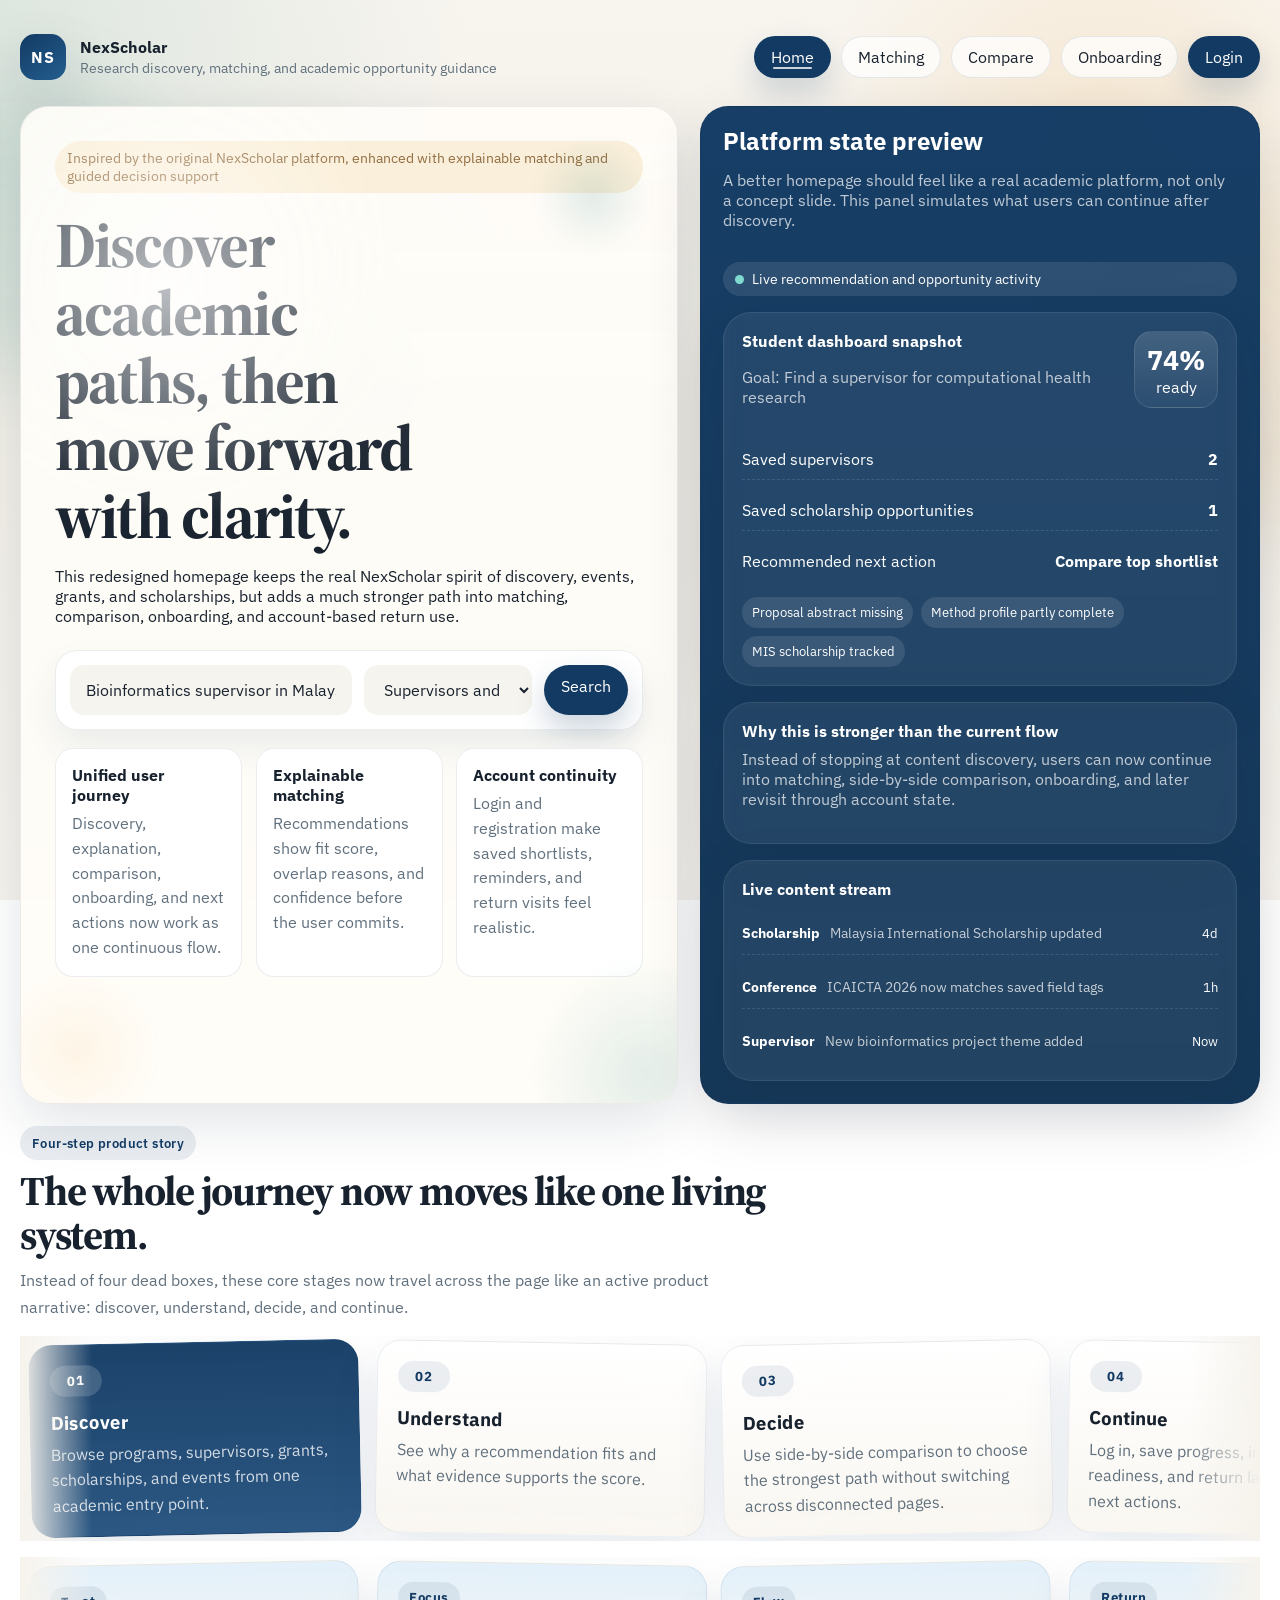
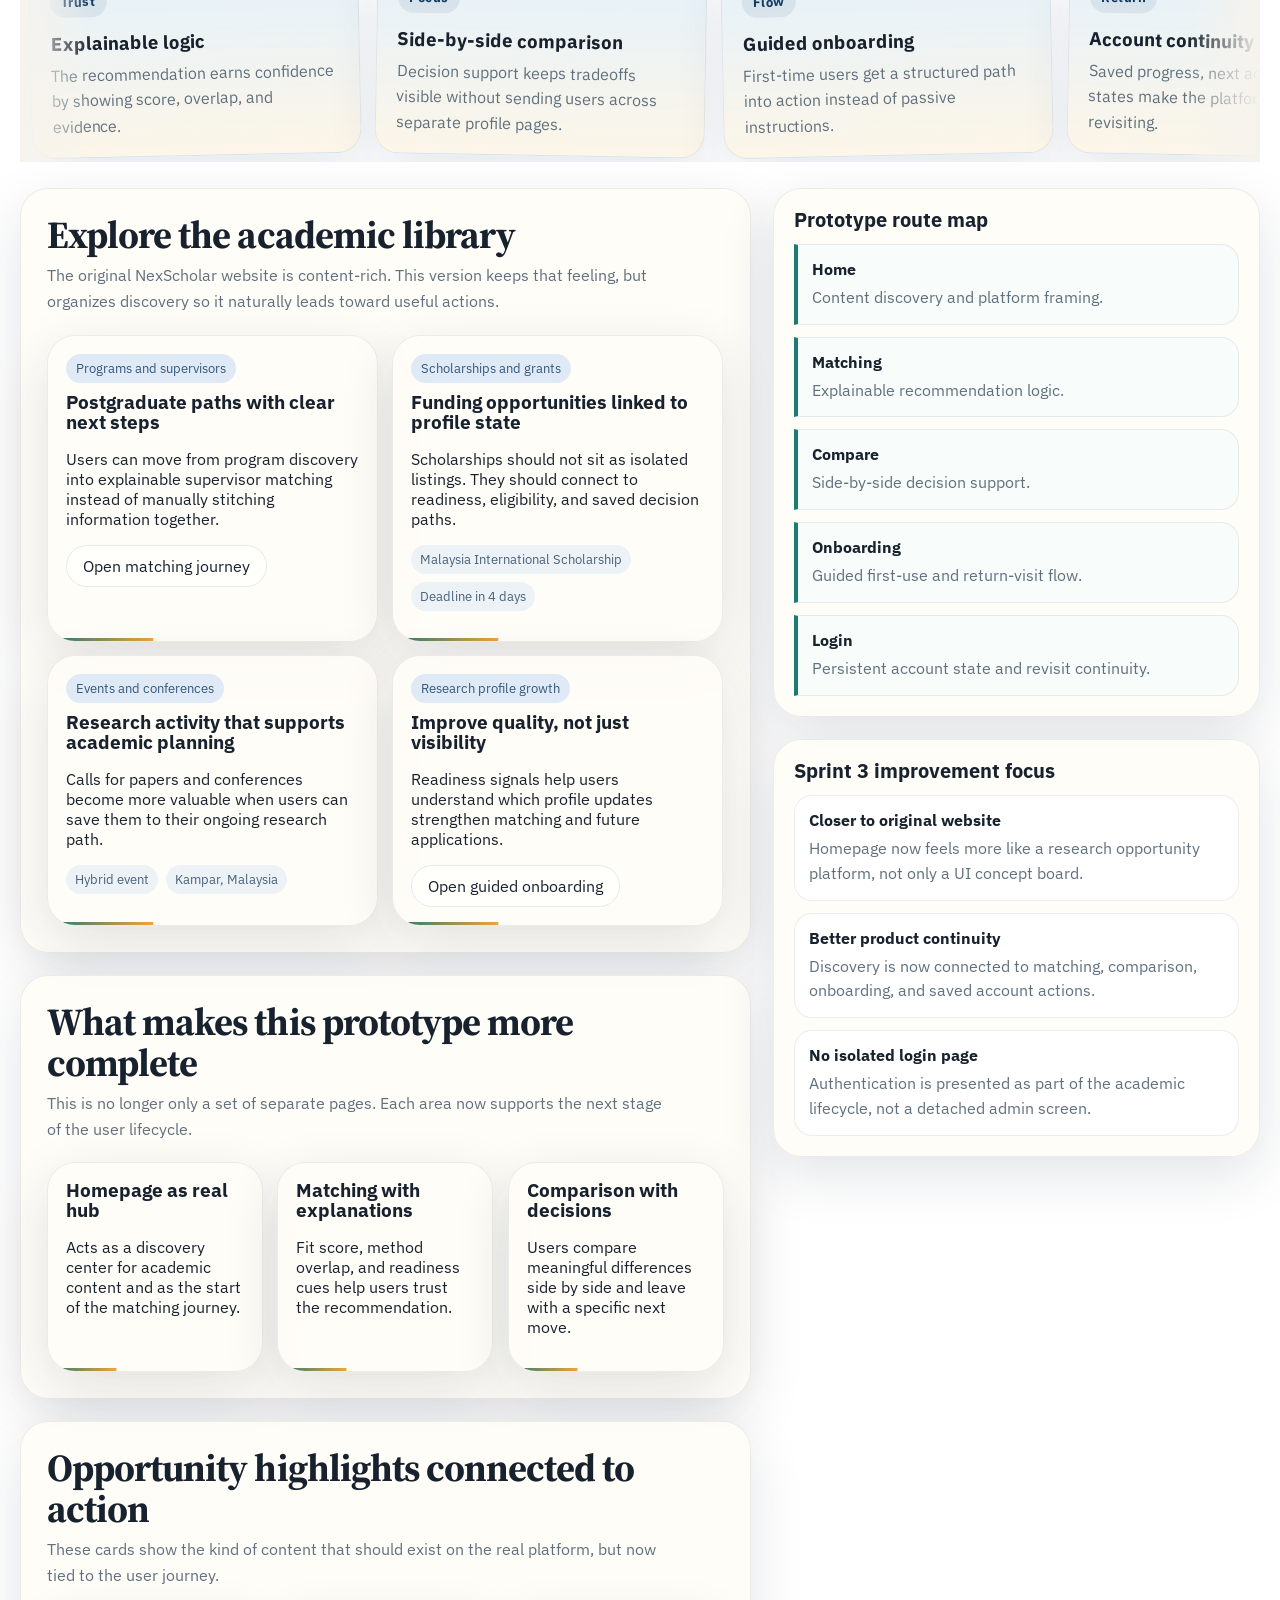
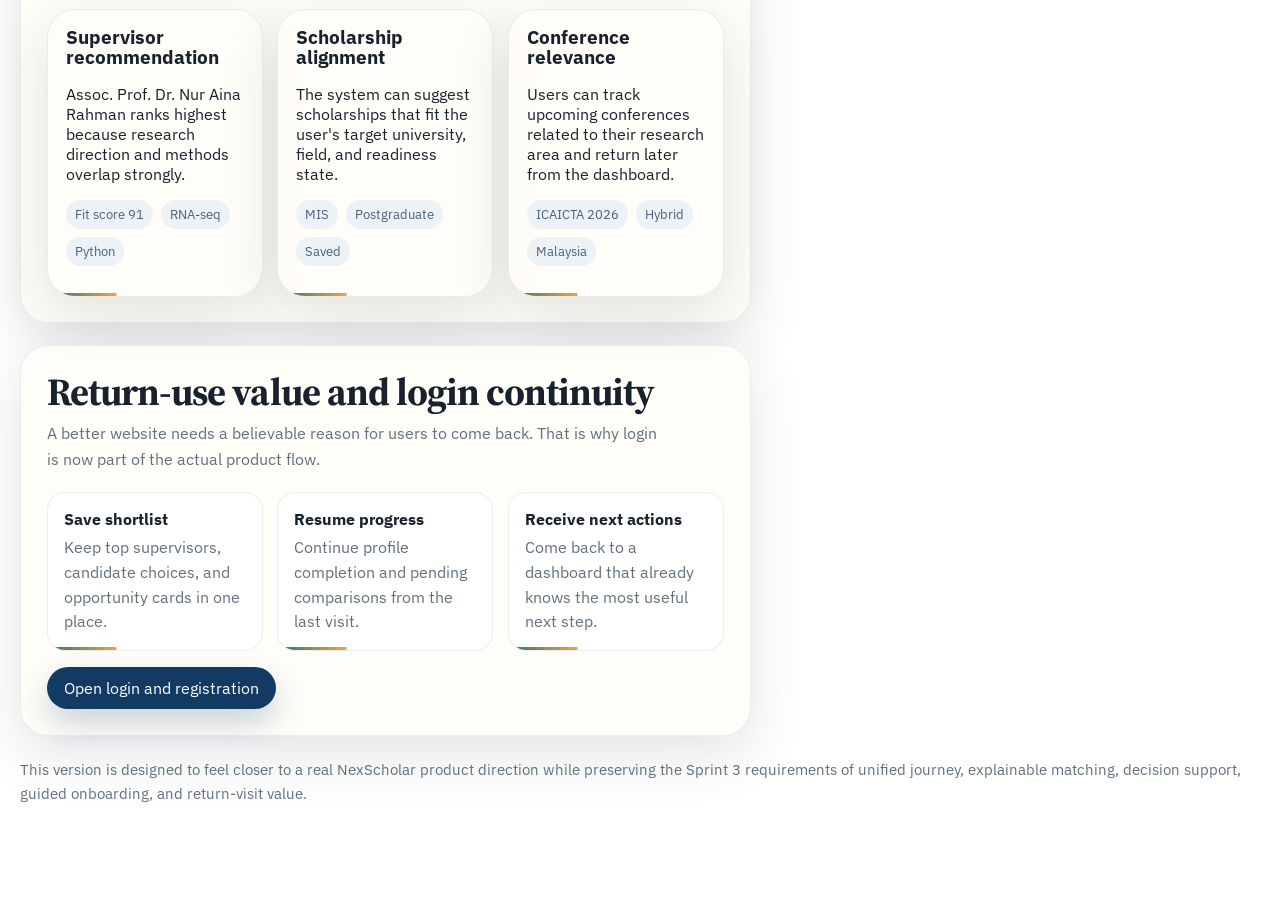
<file: index.html>
<!doctype html>
<html lang="en">
<head>
  <meta charset="UTF-8">
  <meta name="viewport" content="width=device-width, initial-scale=1.0">
  <title>NexScholar Prototype - Home</title>
  <link rel="preconnect" href="https://fonts.googleapis.com">
  <link rel="preconnect" href="https://fonts.gstatic.com" crossorigin>
  <link href="https://fonts.googleapis.com/css2?family=IBM+Plex+Sans:wght@400;500;600;700&family=Source+Serif+4:opsz,wght@8..60,600;8..60,700&display=swap" rel="stylesheet">
  <link rel="stylesheet" href="./assets/styles.css">
</head>
<body class="home-page">
  <div class="page-shell">
    <div class="ambient-grid" aria-hidden="true"></div>
    <div class="ambient-glow ambient-glow-a" aria-hidden="true"></div>
    <div class="ambient-glow ambient-glow-b" aria-hidden="true"></div>
    <header class="topbar fade-in">
      <div class="brand">
        <div class="brand-mark">NS</div>
        <div class="brand-copy">
          <strong>NexScholar</strong>
          <span>Research discovery, matching, and academic opportunity guidance</span>
        </div>
      </div>
      <nav class="nav">
        <a class="active" href="./index.html">Home</a>
        <a href="./matching.html">Matching</a>
        <a href="./comparison.html">Compare</a>
        <a href="./onboarding.html">Onboarding</a>
        <a class="nav-login" href="./auth.html">Login</a>
      </nav>
    </header>

    <section class="product-hero">
      <div class="search-shell fade-in delay-1" data-spotlight>
        <div class="floating-orb orb-a"></div>
        <div class="floating-orb orb-b"></div>
        <div class="eyebrow">Inspired by the original NexScholar platform, enhanced with explainable matching and guided decision support</div>
        <h1>Discover academic paths, then move forward with clarity.</h1>
        <p>
          This redesigned homepage keeps the real NexScholar spirit of discovery, events, grants, and scholarships, but adds a much stronger path into matching, comparison, onboarding, and account-based return use.
        </p>

        <div class="search-bar">
          <input type="text" value="Bioinformatics supervisor in Malaysia with scholarship support" aria-label="Search" data-rotating-search>
          <select aria-label="Search scope">
            <option>Supervisors and programs</option>
            <option>Grants and scholarships</option>
            <option>Events and calls for papers</option>
          </select>
          <a class="button primary" href="./matching.html">Search</a>
        </div>

        <div class="hero-metrics">
          <div class="hero-metric" data-tilt>
            <strong>Unified user journey</strong>
            <p class="caption">Discovery, explanation, comparison, onboarding, and next actions now work as one continuous flow.</p>
          </div>
          <div class="hero-metric" data-tilt>
            <strong>Explainable matching</strong>
            <p class="caption">Recommendations show fit score, overlap reasons, and confidence before the user commits.</p>
          </div>
          <div class="hero-metric" data-tilt>
            <strong>Account continuity</strong>
            <p class="caption">Login and registration make saved shortlists, reminders, and return visits feel realistic.</p>
          </div>
        </div>
      </div>

      <aside class="platform-panel fade-in delay-2">
        <div>
          <h2>Platform state preview</h2>
          <p class="muted-light">A better homepage should feel like a real academic platform, not only a concept slide. This panel simulates what users can continue after discovery.</p>
        </div>

        <div class="live-pill">
          <span class="pulse-dot"></span>
          Live recommendation and opportunity activity
        </div>

        <div class="dashboard-panel" data-tilt>
          <div class="split-top">
            <div>
              <strong>Student dashboard snapshot</strong>
              <p class="muted-light">Goal: Find a supervisor for computational health research</p>
            </div>
            <div class="score-badge">
              <strong>74%</strong>
              <span>ready</span>
            </div>
          </div>
          <div class="dashboard-rows" style="margin-top: 16px;">
            <div class="dashboard-row">
              <span>Saved supervisors</span>
              <strong>2</strong>
            </div>
            <div class="dashboard-row">
              <span>Saved scholarship opportunities</span>
              <strong>1</strong>
            </div>
            <div class="dashboard-row">
              <span>Recommended next action</span>
              <strong>Compare top shortlist</strong>
            </div>
          </div>
          <div class="chip-stack" style="margin-top: 16px;">
            <span>Proposal abstract missing</span>
            <span>Method profile partly complete</span>
            <span>MIS scholarship tracked</span>
          </div>
        </div>

        <div class="dashboard-panel" data-tilt>
          <strong>Why this is stronger than the current flow</strong>
          <p class="muted-light" style="margin-top: 8px;">Instead of stopping at content discovery, users can now continue into matching, side-by-side comparison, onboarding, and later revisit through account state.</p>
        </div>

        <div class="dashboard-panel" data-tilt>
          <strong>Live content stream</strong>
          <div class="ticker" style="margin-top: 12px;">
            <div class="ticker-row">
              <strong>Scholarship</strong>
              <span>Malaysia International Scholarship updated</span>
              <small>4d</small>
            </div>
            <div class="ticker-row">
              <strong>Conference</strong>
              <span>ICAICTA 2026 now matches saved field tags</span>
              <small>1h</small>
            </div>
            <div class="ticker-row">
              <strong>Supervisor</strong>
              <span>New bioinformatics project theme added</span>
              <small>Now</small>
            </div>
          </div>
        </div>
      </aside>
    </section>

    <section class="journey-marquee fade-in delay-2">
      <div class="journey-intro">
        <span class="journey-kicker">Four-step product story</span>
        <h2>The whole journey now moves like one living system.</h2>
        <p>Instead of four dead boxes, these core stages now travel across the page like an active product narrative: discover, understand, decide, and continue.</p>
      </div>

      <div class="marquee-row">
        <div class="marquee-track">
          <article class="marquee-pill active">
            <span>01</span>
            <strong>Discover</strong>
            <p>Browse programs, supervisors, grants, scholarships, and events from one academic entry point.</p>
          </article>
          <article class="marquee-pill">
            <span>02</span>
            <strong>Understand</strong>
            <p>See why a recommendation fits and what evidence supports the score.</p>
          </article>
          <article class="marquee-pill">
            <span>03</span>
            <strong>Decide</strong>
            <p>Use side-by-side comparison to choose the strongest path without switching across disconnected pages.</p>
          </article>
          <article class="marquee-pill">
            <span>04</span>
            <strong>Continue</strong>
            <p>Log in, save progress, improve profile readiness, and return later with clear next actions.</p>
          </article>
          <article class="marquee-pill active" aria-hidden="true">
            <span>01</span>
            <strong>Discover</strong>
            <p>Browse programs, supervisors, grants, scholarships, and events from one academic entry point.</p>
          </article>
          <article class="marquee-pill" aria-hidden="true">
            <span>02</span>
            <strong>Understand</strong>
            <p>See why a recommendation fits and what evidence supports the score.</p>
          </article>
          <article class="marquee-pill" aria-hidden="true">
            <span>03</span>
            <strong>Decide</strong>
            <p>Use side-by-side comparison to choose the strongest path without switching across disconnected pages.</p>
          </article>
          <article class="marquee-pill" aria-hidden="true">
            <span>04</span>
            <strong>Continue</strong>
            <p>Log in, save progress, improve profile readiness, and return later with clear next actions.</p>
          </article>
        </div>
      </div>

      <div class="marquee-row reverse">
        <div class="marquee-track">
          <article class="marquee-pill soft">
            <span>Trust</span>
            <strong>Explainable logic</strong>
            <p>The recommendation earns confidence by showing score, overlap, and evidence.</p>
          </article>
          <article class="marquee-pill soft">
            <span>Focus</span>
            <strong>Side-by-side comparison</strong>
            <p>Decision support keeps tradeoffs visible without sending users across separate profile pages.</p>
          </article>
          <article class="marquee-pill soft">
            <span>Flow</span>
            <strong>Guided onboarding</strong>
            <p>First-time users get a structured path into action instead of passive instructions.</p>
          </article>
          <article class="marquee-pill soft">
            <span>Return</span>
            <strong>Account continuity</strong>
            <p>Saved progress, next actions, and live states make the platform worth revisiting.</p>
          </article>
          <article class="marquee-pill soft" aria-hidden="true">
            <span>Trust</span>
            <strong>Explainable logic</strong>
            <p>The recommendation earns confidence by showing score, overlap, and evidence.</p>
          </article>
          <article class="marquee-pill soft" aria-hidden="true">
            <span>Focus</span>
            <strong>Side-by-side comparison</strong>
            <p>Decision support keeps tradeoffs visible without sending users across separate profile pages.</p>
          </article>
          <article class="marquee-pill soft" aria-hidden="true">
            <span>Flow</span>
            <strong>Guided onboarding</strong>
            <p>First-time users get a structured path into action instead of passive instructions.</p>
          </article>
          <article class="marquee-pill soft" aria-hidden="true">
            <span>Return</span>
            <strong>Account continuity</strong>
            <p>Saved progress, next actions, and live states make the platform worth revisiting.</p>
          </article>
        </div>
      </div>
    </section>

    <div class="layout">
      <main class="stack">
        <section class="panel fade-in delay-2">
          <div class="section-head">
            <div>
              <h2>Explore the academic library</h2>
              <p>The original NexScholar website is content-rich. This version keeps that feeling, but organizes discovery so it naturally leads toward useful actions.</p>
            </div>
          </div>
          <div class="library-grid">
            <article class="explore-card reveal-on-scroll" data-tilt>
              <span class="library-label">Programs and supervisors</span>
              <h3>Postgraduate paths with clear next steps</h3>
              <p>Users can move from program discovery into explainable supervisor matching instead of manually stitching information together.</p>
              <div class="actions-row" style="margin-top: 14px;">
                <a class="pill" href="./matching.html">Open matching journey</a>
              </div>
            </article>
            <article class="explore-card reveal-on-scroll" data-tilt>
              <span class="library-label">Scholarships and grants</span>
              <h3>Funding opportunities linked to profile state</h3>
              <p>Scholarships should not sit as isolated listings. They should connect to readiness, eligibility, and saved decision paths.</p>
              <div class="opportunity-meta">
                <span>Malaysia International Scholarship</span>
                <span>Deadline in 4 days</span>
              </div>
            </article>
            <article class="explore-card reveal-on-scroll" data-tilt>
              <span class="library-label">Events and conferences</span>
              <h3>Research activity that supports academic planning</h3>
              <p>Calls for papers and conferences become more valuable when users can save them to their ongoing research path.</p>
              <div class="opportunity-meta">
                <span>Hybrid event</span>
                <span>Kampar, Malaysia</span>
              </div>
            </article>
            <article class="explore-card reveal-on-scroll" data-tilt>
              <span class="library-label">Research profile growth</span>
              <h3>Improve quality, not just visibility</h3>
              <p>Readiness signals help users understand which profile updates strengthen matching and future applications.</p>
              <div class="actions-row" style="margin-top: 14px;">
                <a class="pill" href="./onboarding.html">Open guided onboarding</a>
              </div>
            </article>
          </div>
        </section>

        <section class="panel fade-in delay-3">
          <div class="section-head">
            <div>
              <h2>What makes this prototype more complete</h2>
              <p>This is no longer only a set of separate pages. Each area now supports the next stage of the user lifecycle.</p>
            </div>
          </div>
          <div class="signal-grid">
            <article class="signal-card reveal-on-scroll" data-tilt>
              <h3>Homepage as real hub</h3>
              <p>Acts as a discovery center for academic content and as the start of the matching journey.</p>
            </article>
            <article class="signal-card reveal-on-scroll" data-tilt>
              <h3>Matching with explanations</h3>
              <p>Fit score, method overlap, and readiness cues help users trust the recommendation.</p>
            </article>
            <article class="signal-card reveal-on-scroll" data-tilt>
              <h3>Comparison with decisions</h3>
              <p>Users compare meaningful differences side by side and leave with a specific next move.</p>
            </article>
          </div>
        </section>

        <section class="panel fade-in delay-3">
          <div class="section-head">
            <div>
              <h2>Opportunity highlights connected to action</h2>
              <p>These cards show the kind of content that should exist on the real platform, but now tied to the user journey.</p>
            </div>
          </div>
          <div class="cards-3">
            <article class="opportunity-card reveal-on-scroll" data-tilt>
              <h3>Supervisor recommendation</h3>
              <p>Assoc. Prof. Dr. Nur Aina Rahman ranks highest because research direction and methods overlap strongly.</p>
              <div class="opportunity-meta">
                <span>Fit score 91</span>
                <span>RNA-seq</span>
                <span>Python</span>
              </div>
            </article>
            <article class="opportunity-card reveal-on-scroll" data-tilt>
              <h3>Scholarship alignment</h3>
              <p>The system can suggest scholarships that fit the user's target university, field, and readiness state.</p>
              <div class="opportunity-meta">
                <span>MIS</span>
                <span>Postgraduate</span>
                <span>Saved</span>
              </div>
            </article>
            <article class="opportunity-card reveal-on-scroll" data-tilt>
              <h3>Conference relevance</h3>
              <p>Users can track upcoming conferences related to their research area and return later from the dashboard.</p>
              <div class="opportunity-meta">
                <span>ICAICTA 2026</span>
                <span>Hybrid</span>
                <span>Malaysia</span>
              </div>
            </article>
          </div>
        </section>

        <section class="panel fade-in delay-3">
          <div class="section-head">
            <div>
              <h2>Return-use value and login continuity</h2>
              <p>A better website needs a believable reason for users to come back. That is why login is now part of the actual product flow.</p>
            </div>
          </div>
          <div class="return-grid">
            <div class="return-box reveal-on-scroll" data-tilt>
              <strong>Save shortlist</strong>
              <p class="caption">Keep top supervisors, candidate choices, and opportunity cards in one place.</p>
            </div>
            <div class="return-box reveal-on-scroll" data-tilt>
              <strong>Resume progress</strong>
              <p class="caption">Continue profile completion and pending comparisons from the last visit.</p>
            </div>
            <div class="return-box reveal-on-scroll" data-tilt>
              <strong>Receive next actions</strong>
              <p class="caption">Come back to a dashboard that already knows the most useful next step.</p>
            </div>
          </div>
          <div class="actions-row" style="margin-top: 16px;">
            <a class="button primary" href="./auth.html">Open login and registration</a>
          </div>
        </section>
      </main>

      <aside class="aside-column">
        <section class="aside-card fade-in delay-2">
          <h3 style="font-size: 1.25rem;">Prototype route map</h3>
          <div class="timeline" style="margin-top: 14px;">
            <div class="timeline-item reveal-on-scroll">
              <strong>Home</strong>
              <p>Content discovery and platform framing.</p>
            </div>
            <div class="timeline-item reveal-on-scroll">
              <strong>Matching</strong>
              <p>Explainable recommendation logic.</p>
            </div>
            <div class="timeline-item reveal-on-scroll">
              <strong>Compare</strong>
              <p>Side-by-side decision support.</p>
            </div>
            <div class="timeline-item reveal-on-scroll">
              <strong>Onboarding</strong>
              <p>Guided first-use and return-visit flow.</p>
            </div>
            <div class="timeline-item reveal-on-scroll">
              <strong>Login</strong>
              <p>Persistent account state and revisit continuity.</p>
            </div>
          </div>
        </section>

        <section class="aside-card fade-in delay-3">
          <h3 style="font-size: 1.25rem;">Sprint 3 improvement focus</h3>
          <div class="feed-list" style="margin-top: 14px;">
            <div class="feed-item reveal-on-scroll">
              <strong>Closer to original website</strong>
              <p>Homepage now feels more like a research opportunity platform, not only a UI concept board.</p>
            </div>
            <div class="feed-item reveal-on-scroll">
              <strong>Better product continuity</strong>
              <p>Discovery is now connected to matching, comparison, onboarding, and saved account actions.</p>
            </div>
            <div class="feed-item reveal-on-scroll">
              <strong>No isolated login page</strong>
              <p>Authentication is presented as part of the academic lifecycle, not a detached admin screen.</p>
            </div>
          </div>
        </section>
      </aside>
    </div>

    <p class="footer-note fade-in delay-3">
      This version is designed to feel closer to a real NexScholar product direction while preserving the Sprint 3 requirements of unified journey, explainable matching, decision support, guided onboarding, and return-visit value.
    </p>
  </div>
  <script src="./assets/app.js"></script>
</body>
</html>
</file>
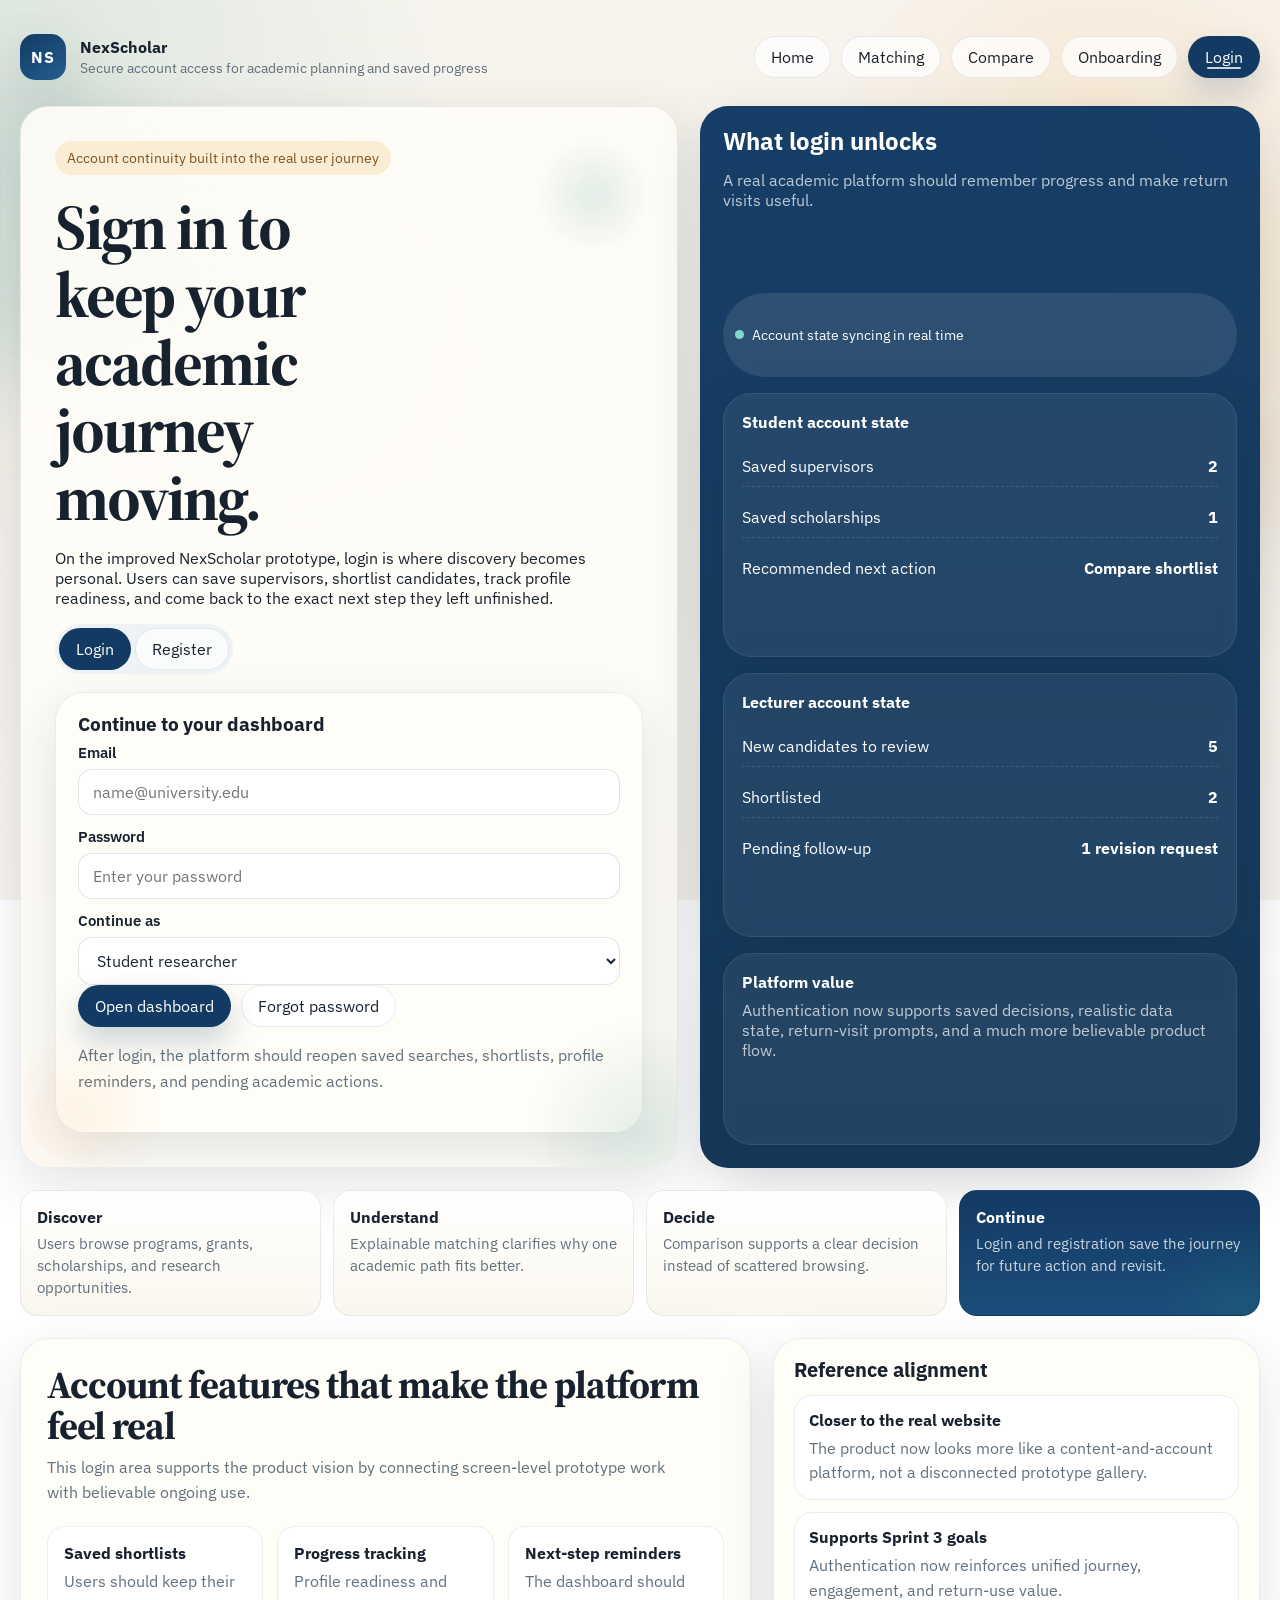
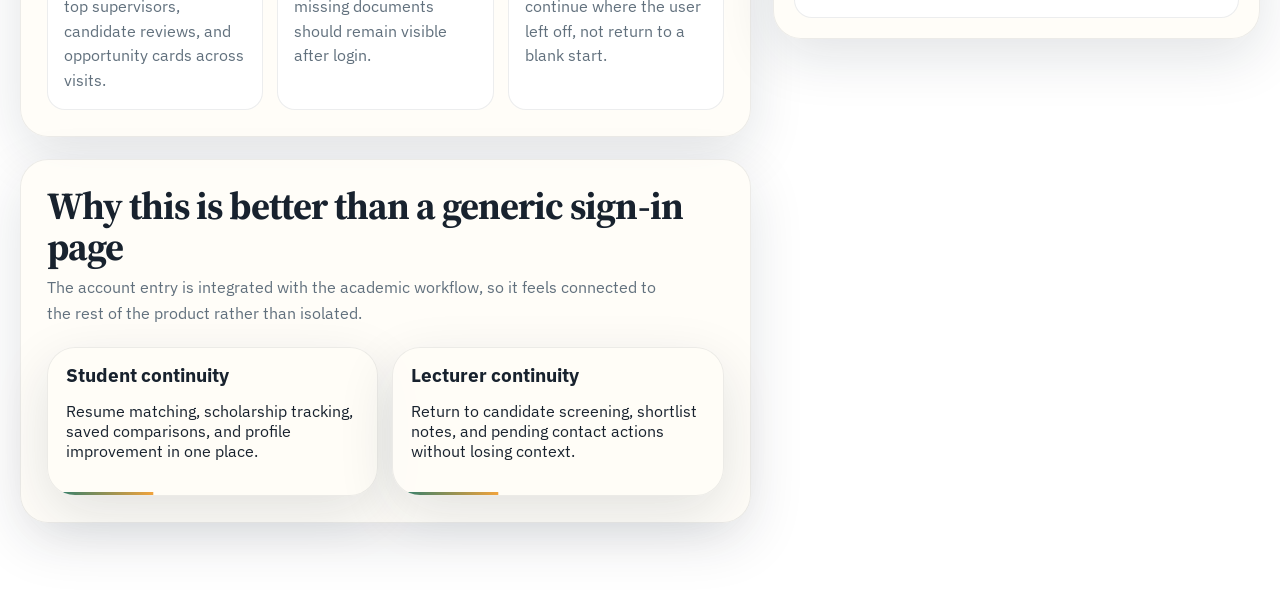
<file: auth.html>
<!doctype html>
<html lang="en">
<head>
  <meta charset="UTF-8">
  <meta name="viewport" content="width=device-width, initial-scale=1.0">
  <title>NexScholar Prototype - Login and Register</title>
  <link rel="preconnect" href="https://fonts.googleapis.com">
  <link rel="preconnect" href="https://fonts.gstatic.com" crossorigin>
  <link href="https://fonts.googleapis.com/css2?family=IBM+Plex+Sans:wght@400;500;600;700&family=Source+Serif+4:opsz,wght@8..60,600;8..60,700&display=swap" rel="stylesheet">
  <link rel="stylesheet" href="./assets/styles.css">
</head>
<body class="auth-page">
  <div class="page-shell">
    <div class="ambient-grid" aria-hidden="true"></div>
    <div class="ambient-glow ambient-glow-a" aria-hidden="true"></div>
    <div class="ambient-glow ambient-glow-b" aria-hidden="true"></div>
    <header class="topbar fade-in">
      <div class="brand">
        <div class="brand-mark">NS</div>
        <div class="brand-copy">
          <strong>NexScholar</strong>
          <span>Secure account access for academic planning and saved progress</span>
        </div>
      </div>
      <nav class="nav">
        <a href="./index.html">Home</a>
        <a href="./matching.html">Matching</a>
        <a href="./comparison.html">Compare</a>
        <a href="./onboarding.html">Onboarding</a>
        <a class="active nav-login" href="./auth.html">Login</a>
      </nav>
    </header>

    <section class="product-hero">
      <div class="signin-shell fade-in delay-1">
        <div class="floating-orb orb-a"></div>
        <div class="floating-orb orb-b"></div>
        <div class="eyebrow">Account continuity built into the real user journey</div>
        <h1>Sign in to keep your academic journey moving.</h1>
        <p>
          On the improved NexScholar prototype, login is where discovery becomes personal. Users can save supervisors, shortlist candidates, track profile readiness, and come back to the exact next step they left unfinished.
        </p>

        <div class="role-toggle" data-toggle-group data-scope="auth-mode">
          <button class="active" data-target="login">Login</button>
          <button data-target="register">Register</button>
        </div>

        <div class="signin-panel" data-panel="auth-mode" data-value="login" style="margin-top: 18px;">
          <h3>Continue to your dashboard</h3>
          <div class="form-stack">
            <div class="field">
              <label for="signin-email">Email</label>
              <input id="signin-email" type="email" placeholder="name@university.edu">
            </div>
            <div class="field">
              <label for="signin-password">Password</label>
              <input id="signin-password" type="password" placeholder="Enter your password">
            </div>
            <div class="field">
              <label for="signin-role">Continue as</label>
              <select id="signin-role">
                <option>Student researcher</option>
                <option>Lecturer or supervisor</option>
              </select>
            </div>
          </div>
          <div class="form-actions">
            <button class="button primary" type="button" data-login-submit>Open dashboard</button>
            <button class="button secondary" type="button">Forgot password</button>
          </div>
          <p class="signin-note">After login, the platform should reopen saved searches, shortlists, profile reminders, and pending academic actions.</p>
        </div>

        <div class="signin-panel" data-panel="auth-mode" data-value="register" hidden style="margin-top: 18px;">
          <h3>Create a new NexScholar account</h3>
          <div class="form-stack">
            <div class="field">
              <label for="register-name">Full name</label>
              <input id="register-name" type="text" placeholder="Your full name">
            </div>
            <div class="field">
              <label for="register-email">Academic email</label>
              <input id="register-email" type="email" placeholder="name@university.edu">
            </div>
            <div class="field">
              <label for="register-role">Role</label>
              <select id="register-role">
                <option>Student researcher</option>
                <option>Lecturer or supervisor</option>
              </select>
            </div>
            <div class="field">
              <label for="register-goal">Primary goal</label>
              <select id="register-goal">
                <option>Find a supervisor</option>
                <option>Discover scholarships and grants</option>
                <option>Screen postgraduate candidates</option>
              </select>
            </div>
          </div>
          <div class="form-actions">
            <button class="button primary" type="button" data-register-submit>Create account</button>
            <button class="button secondary" type="button">Use institutional login</button>
          </div>
          <p class="signin-note">Registration should connect directly into role-aware onboarding so users reach value quickly after account creation.</p>
        </div>
      </div>

      <aside class="platform-panel fade-in delay-2">
        <div>
          <h2>What login unlocks</h2>
          <p class="muted-light">A real academic platform should remember progress and make return visits useful.</p>
        </div>

        <div class="live-pill">
          <span class="pulse-dot"></span>
          Account state syncing in real time
        </div>

        <div class="dashboard-panel">
          <strong>Student account state</strong>
          <div class="dashboard-rows" style="margin-top: 14px;">
            <div class="dashboard-row">
              <span>Saved supervisors</span>
              <strong>2</strong>
            </div>
            <div class="dashboard-row">
              <span>Saved scholarships</span>
              <strong>1</strong>
            </div>
            <div class="dashboard-row">
              <span>Recommended next action</span>
              <strong>Compare shortlist</strong>
            </div>
          </div>
        </div>

        <div class="dashboard-panel">
          <strong>Lecturer account state</strong>
          <div class="dashboard-rows" style="margin-top: 14px;">
            <div class="dashboard-row">
              <span>New candidates to review</span>
              <strong>5</strong>
            </div>
            <div class="dashboard-row">
              <span>Shortlisted</span>
              <strong>2</strong>
            </div>
            <div class="dashboard-row">
              <span>Pending follow-up</span>
              <strong>1 revision request</strong>
            </div>
          </div>
        </div>

        <div class="dashboard-panel">
          <strong>Platform value</strong>
          <p class="muted-light" style="margin-top: 8px;">Authentication now supports saved decisions, realistic data state, return-visit prompts, and a much more believable product flow.</p>
        </div>
      </aside>
    </section>

    <section class="journey-strip fade-in delay-2">
      <div class="journey-step">
        <strong>Discover</strong>
        <p>Users browse programs, grants, scholarships, and research opportunities.</p>
      </div>
      <div class="journey-step">
        <strong>Understand</strong>
        <p>Explainable matching clarifies why one academic path fits better.</p>
      </div>
      <div class="journey-step">
        <strong>Decide</strong>
        <p>Comparison supports a clear decision instead of scattered browsing.</p>
      </div>
      <div class="journey-step active">
        <strong>Continue</strong>
        <p>Login and registration save the journey for future action and revisit.</p>
      </div>
    </section>

    <div class="layout">
      <main class="stack">
        <section class="panel fade-in delay-2">
          <div class="section-head">
            <div>
              <h2>Account features that make the platform feel real</h2>
              <p>This login area supports the product vision by connecting screen-level prototype work with believable ongoing use.</p>
            </div>
          </div>
          <div class="account-grid">
            <div class="account-box">
              <strong>Saved shortlists</strong>
              <p class="caption">Users should keep their top supervisors, candidate reviews, and opportunity cards across visits.</p>
            </div>
            <div class="account-box">
              <strong>Progress tracking</strong>
              <p class="caption">Profile readiness and missing documents should remain visible after login.</p>
            </div>
            <div class="account-box">
              <strong>Next-step reminders</strong>
              <p class="caption">The dashboard should continue where the user left off, not return to a blank start.</p>
            </div>
          </div>
        </section>

        <section class="panel fade-in delay-3">
          <div class="section-head">
            <div>
              <h2>Why this is better than a generic sign-in page</h2>
              <p>The account entry is integrated with the academic workflow, so it feels connected to the rest of the product rather than isolated.</p>
            </div>
          </div>
          <div class="auth-split-grid">
            <article class="signal-card">
              <h3>Student continuity</h3>
              <p>Resume matching, scholarship tracking, saved comparisons, and profile improvement in one place.</p>
            </article>
            <article class="signal-card">
              <h3>Lecturer continuity</h3>
              <p>Return to candidate screening, shortlist notes, and pending contact actions without losing context.</p>
            </article>
          </div>
        </section>
      </main>

      <aside class="aside-column">
        <section class="aside-card fade-in delay-3">
          <h3 style="font-size: 1.25rem;">Reference alignment</h3>
          <div class="feed-list" style="margin-top: 14px;">
            <div class="feed-item">
              <strong>Closer to the real website</strong>
              <p>The product now looks more like a content-and-account platform, not a disconnected prototype gallery.</p>
            </div>
            <div class="feed-item">
              <strong>Supports Sprint 3 goals</strong>
              <p>Authentication now reinforces unified journey, engagement, and return-use value.</p>
            </div>
          </div>
        </section>
      </aside>
    </div>
  </div>
  <script src="./assets/app.js"></script>
</body>
</html>
</file>
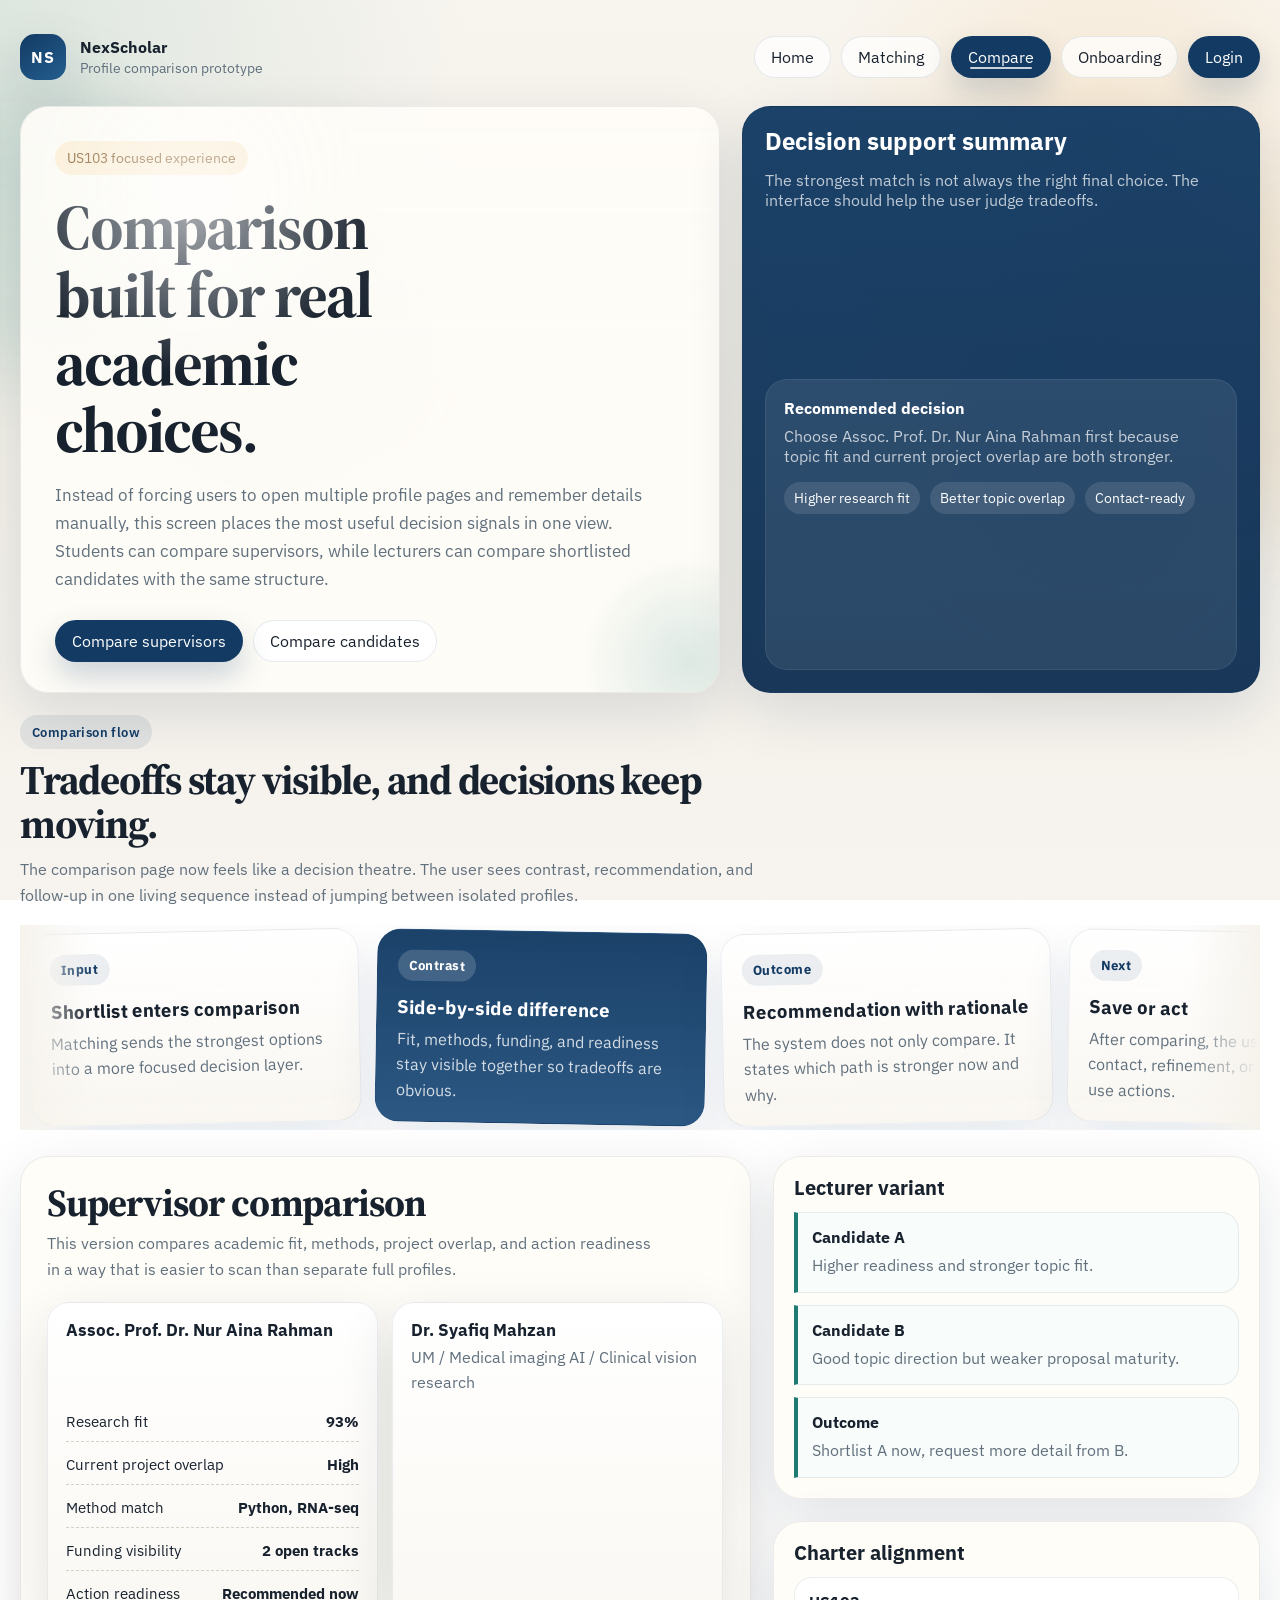
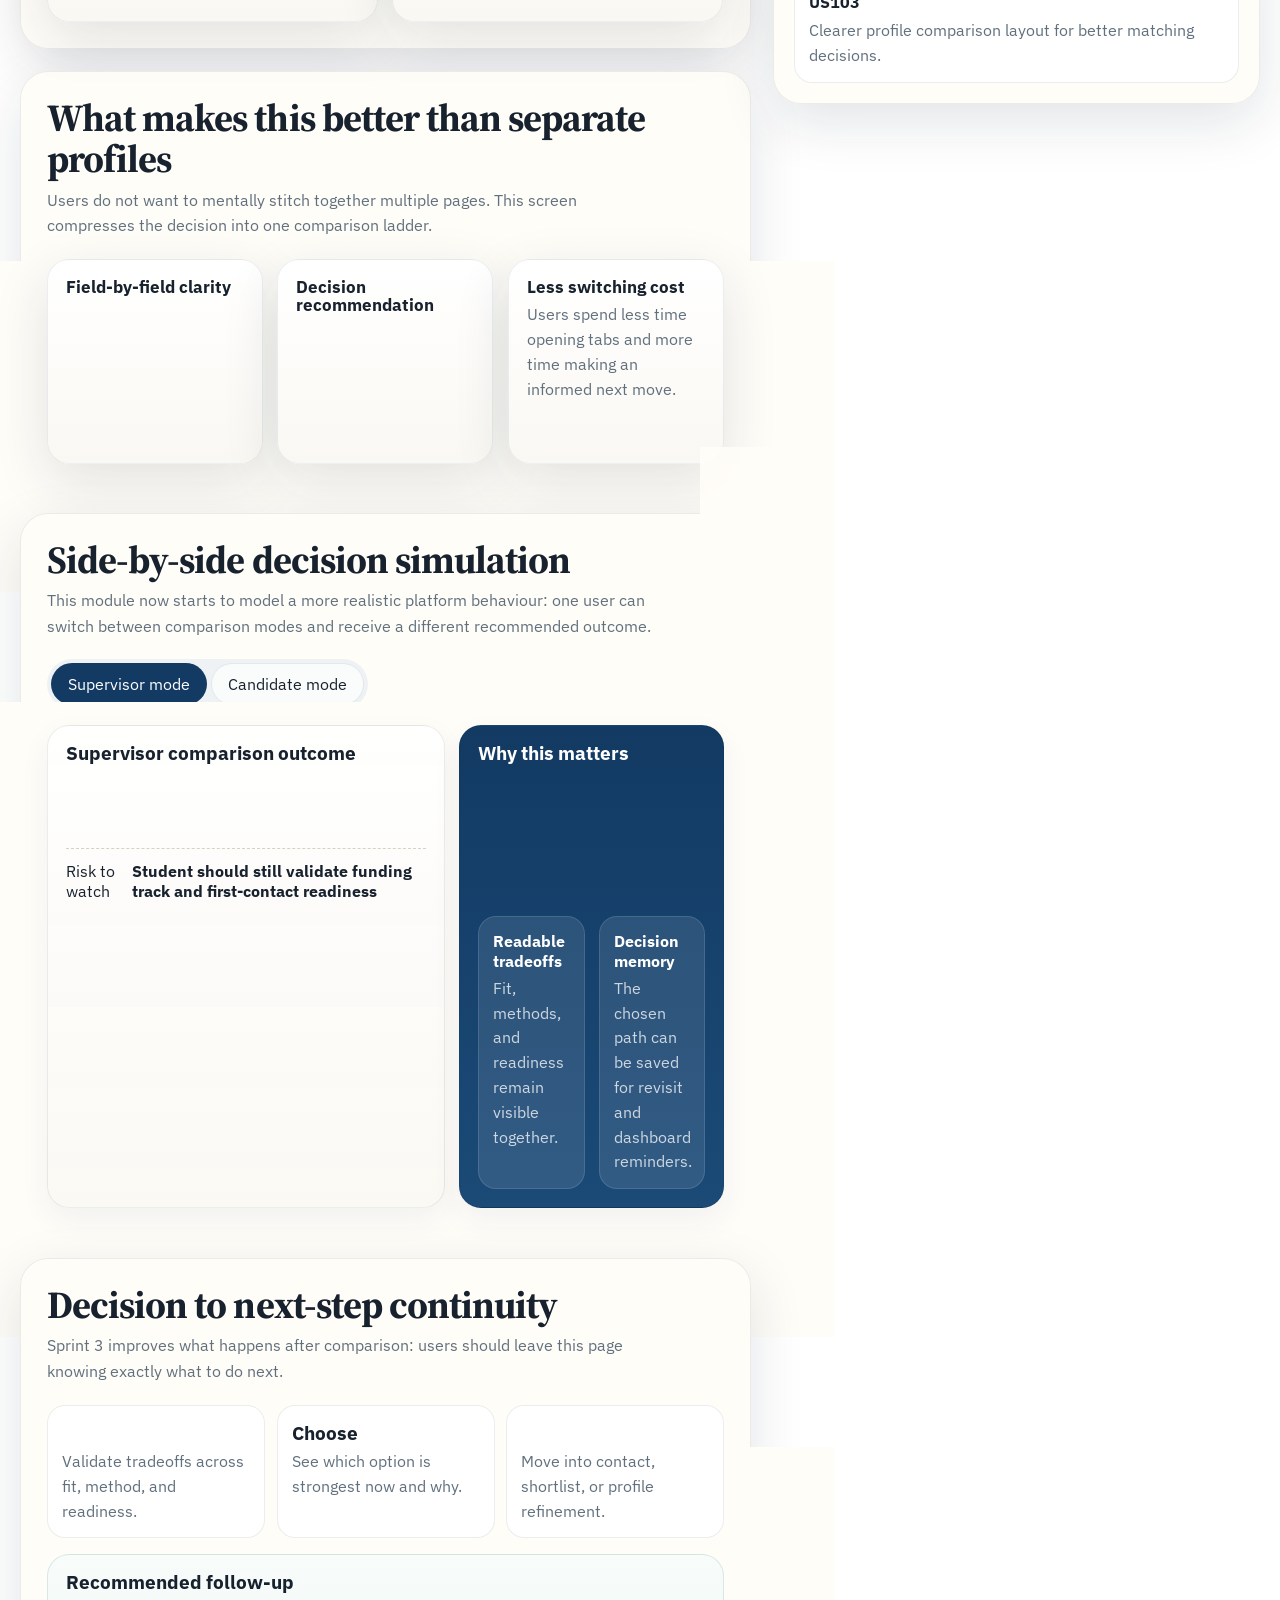
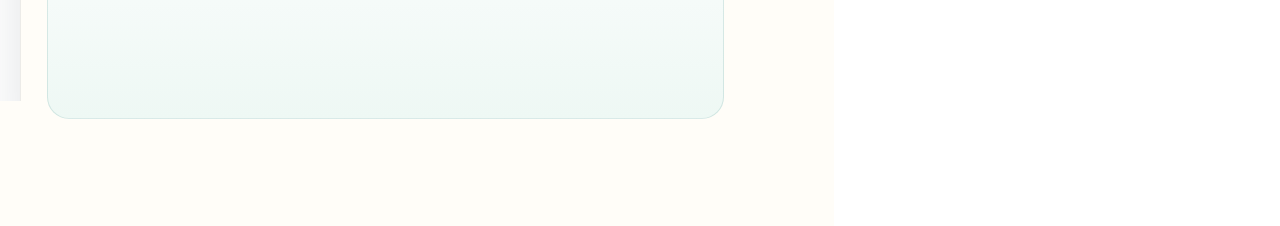
<file: comparison.html>
<!doctype html>
<html lang="en">
<head>
  <meta charset="UTF-8">
  <meta name="viewport" content="width=device-width, initial-scale=1.0">
  <title>NexScholar Prototype - Comparison</title>
  <link rel="preconnect" href="https://fonts.googleapis.com">
  <link rel="preconnect" href="https://fonts.gstatic.com" crossorigin>
  <link href="https://fonts.googleapis.com/css2?family=IBM+Plex+Sans:wght@400;500;600;700&family=Source+Serif+4:opsz,wght@8..60,600;8..60,700&display=swap" rel="stylesheet">
  <link rel="stylesheet" href="./assets/styles.css">
</head>
<body class="comparison-page">
  <div class="page-shell">
    <div class="ambient-grid" aria-hidden="true"></div>
    <div class="ambient-glow ambient-glow-a" aria-hidden="true"></div>
    <div class="ambient-glow ambient-glow-b" aria-hidden="true"></div>
    <header class="topbar fade-in">
      <div class="brand">
        <div class="brand-mark">NS</div>
        <div class="brand-copy">
          <strong>NexScholar</strong>
          <span>Profile comparison prototype</span>
        </div>
      </div>
      <nav class="nav">
        <a href="./index.html">Home</a>
        <a href="./matching.html">Matching</a>
        <a class="active" href="./comparison.html">Compare</a>
        <a href="./onboarding.html">Onboarding</a>
        <a class="nav-login" href="./auth.html">Login</a>
      </nav>
    </header>

    <section class="hero">
      <div class="hero-copy fade-in delay-1" data-spotlight>
        <div class="eyebrow">US103 focused experience</div>
        <h1>Comparison built for real academic choices.</h1>
        <p>
          Instead of forcing users to open multiple profile pages and remember details manually, this screen places the most useful decision signals in one view.
          Students can compare supervisors, while lecturers can compare shortlisted candidates with the same structure.
        </p>
        <div class="hero-actions">
          <button class="button primary">Compare supervisors</button>
          <button class="button secondary">Compare candidates</button>
        </div>
      </div>

      <aside class="hero-panel fade-in delay-2">
        <div>
          <h2>Decision support summary</h2>
          <p class="muted-light">The strongest match is not always the right final choice. The interface should help the user judge tradeoffs.</p>
        </div>
        <div class="student-card" data-tilt>
          <strong>Recommended decision</strong>
          <p class="muted-light" style="margin-top: 8px;">Choose Assoc. Prof. Dr. Nur Aina Rahman first because topic fit and current project overlap are both stronger.</p>
          <div class="tags" style="margin-top: 14px;">
            <span class="tag">Higher research fit</span>
            <span class="tag">Better topic overlap</span>
            <span class="tag">Contact-ready</span>
          </div>
        </div>
      </aside>
    </section>

    <section class="journey-marquee fade-in delay-2">
      <div class="journey-intro">
        <span class="journey-kicker">Comparison flow</span>
        <h2>Tradeoffs stay visible, and decisions keep moving.</h2>
        <p>The comparison page now feels like a decision theatre. The user sees contrast, recommendation, and follow-up in one living sequence instead of jumping between isolated profiles.</p>
      </div>

      <div class="marquee-row">
        <div class="marquee-track">
          <article class="marquee-pill">
            <span>Input</span>
            <strong>Shortlist enters comparison</strong>
            <p>Matching sends the strongest options into a more focused decision layer.</p>
          </article>
          <article class="marquee-pill active">
            <span>Contrast</span>
            <strong>Side-by-side difference</strong>
            <p>Fit, methods, funding, and readiness stay visible together so tradeoffs are obvious.</p>
          </article>
          <article class="marquee-pill">
            <span>Outcome</span>
            <strong>Recommendation with rationale</strong>
            <p>The system does not only compare. It states which path is stronger now and why.</p>
          </article>
          <article class="marquee-pill">
            <span>Next</span>
            <strong>Save or act</strong>
            <p>After comparing, the user moves into contact, refinement, or saved return-use actions.</p>
          </article>
          <article class="marquee-pill" aria-hidden="true">
            <span>Input</span>
            <strong>Shortlist enters comparison</strong>
            <p>Matching sends the strongest options into a more focused decision layer.</p>
          </article>
          <article class="marquee-pill active" aria-hidden="true">
            <span>Contrast</span>
            <strong>Side-by-side difference</strong>
            <p>Fit, methods, funding, and readiness stay visible together so tradeoffs are obvious.</p>
          </article>
          <article class="marquee-pill" aria-hidden="true">
            <span>Outcome</span>
            <strong>Recommendation with rationale</strong>
            <p>The system does not only compare. It states which path is stronger now and why.</p>
          </article>
          <article class="marquee-pill" aria-hidden="true">
            <span>Next</span>
            <strong>Save or act</strong>
            <p>After comparing, the user moves into contact, refinement, or saved return-use actions.</p>
          </article>
        </div>
      </div>
    </section>

    <div class="layout">
      <main class="stack">
        <section class="panel fade-in delay-2">
          <div class="section-head">
            <div>
              <h2>Supervisor comparison</h2>
              <p>This version compares academic fit, methods, project overlap, and action readiness in a way that is easier to scan than separate full profiles.</p>
            </div>
          </div>
          <div class="cards-2">
            <article class="feature-card reveal-on-scroll" data-tilt>
              <h3>Assoc. Prof. Dr. Nur Aina Rahman</h3>
              <p>UTM / Systems bioinformatics / Cancer modelling</p>
              <div class="compare-list" style="margin-top: 16px;">
                <div class="compare-row"><span>Research fit</span><strong>93%</strong></div>
                <div class="compare-row"><span>Current project overlap</span><strong>High</strong></div>
                <div class="compare-row"><span>Method match</span><strong>Python, RNA-seq</strong></div>
                <div class="compare-row"><span>Funding visibility</span><strong>2 open tracks</strong></div>
                <div class="compare-row"><span>Action readiness</span><strong>Recommended now</strong></div>
              </div>
            </article>
            <article class="feature-card reveal-on-scroll" data-tilt>
              <h3>Dr. Syafiq Mahzan</h3>
              <p>UM / Medical imaging AI / Clinical vision research</p>
              <div class="compare-list" style="margin-top: 16px;">
                <div class="compare-row"><span>Research fit</span><strong>84%</strong></div>
                <div class="compare-row"><span>Current project overlap</span><strong>Medium</strong></div>
                <div class="compare-row"><span>Method match</span><strong>PyTorch, CV</strong></div>
                <div class="compare-row"><span>Funding visibility</span><strong>1 open track</strong></div>
                <div class="compare-row"><span>Action readiness</span><strong>Improve abstract first</strong></div>
              </div>
            </article>
          </div>
        </section>

        <section class="panel fade-in delay-3">
          <div class="section-head">
            <div>
              <h2>What makes this better than separate profiles</h2>
              <p>Users do not want to mentally stitch together multiple pages. This screen compresses the decision into one comparison ladder.</p>
            </div>
          </div>
          <div class="cards-3">
            <article class="feature-card reveal-on-scroll" data-tilt>
              <h3>Field-by-field clarity</h3>
              <p>Each row highlights one decision factor, making tradeoffs visible immediately.</p>
            </article>
            <article class="feature-card reveal-on-scroll" data-tilt>
              <h3>Decision recommendation</h3>
              <p>The system explains which option is stronger now and what would change the recommendation later.</p>
            </article>
            <article class="feature-card reveal-on-scroll" data-tilt>
              <h3>Less switching cost</h3>
              <p>Users spend less time opening tabs and more time making an informed next move.</p>
            </article>
          </div>
        </section>

        <section class="panel fade-in delay-3">
          <div class="section-head">
            <div>
              <h2>Side-by-side decision simulation</h2>
              <p>This module now starts to model a more realistic platform behaviour: one user can switch between comparison modes and receive a different recommended outcome.</p>
            </div>
          </div>
          <div class="role-toggle" data-toggle-group data-scope="compare-mode">
            <button class="active" data-target="supervisor">Supervisor mode</button>
            <button data-target="candidate">Candidate mode</button>
          </div>
          <div class="state-board" style="margin-top: 16px;">
            <article class="glass-card reveal-on-scroll" data-panel="compare-mode" data-value="supervisor" data-tilt>
              <h3>Supervisor comparison outcome</h3>
              <div class="signal-row">
                <span>Best current choice</span>
                <strong>Nur Aina Rahman due to stronger topic and project overlap</strong>
              </div>
              <div class="signal-row">
                <span>Risk to watch</span>
                <strong>Student should still validate funding track and first-contact readiness</strong>
              </div>
              <div class="signal-row">
                <span>Next action</span>
                <strong>Move into contact preparation and save this decision to account state</strong>
              </div>
            </article>
            <article class="glass-card reveal-on-scroll" data-panel="compare-mode" data-value="candidate" hidden data-tilt>
              <h3>Candidate comparison outcome</h3>
              <div class="signal-row">
                <span>Best current choice</span>
                <strong>Candidate A because readiness and topic fit are stronger now</strong>
              </div>
              <div class="signal-row">
                <span>Risk to watch</span>
                <strong>Candidate B could improve after proposal clarification</strong>
              </div>
              <div class="signal-row">
                <span>Next action</span>
                <strong>Shortlist A, request revision from B, and leave follow-up note for return visit</strong>
              </div>
            </article>

            <article class="status-card reveal-on-scroll" data-tilt>
              <h3>Why this matters</h3>
              <p>The user should not have to jump across unrelated personal pages. One comparison board should carry the whole decision from evidence to action.</p>
              <div class="profile-checklist" style="margin-top: 16px;">
                <div class="check-tile">
                  <strong>Readable tradeoffs</strong>
                  <p class="caption">Fit, methods, and readiness remain visible together.</p>
                </div>
                <div class="check-tile">
                  <strong>Decision memory</strong>
                  <p class="caption">The chosen path can be saved for revisit and dashboard reminders.</p>
                </div>
              </div>
            </article>
          </div>
        </section>

        <section class="panel fade-in delay-3">
          <div class="section-head">
            <div>
              <h2>Decision to next-step continuity</h2>
              <p>Sprint 3 improves what happens after comparison: users should leave this page knowing exactly what to do next.</p>
            </div>
          </div>
          <div class="mini-metrics">
            <div class="mini-metric reveal-on-scroll" data-tilt>
              <strong>Compare</strong>
              <span class="caption">Validate tradeoffs across fit, method, and readiness.</span>
            </div>
            <div class="mini-metric reveal-on-scroll" data-tilt>
              <strong>Choose</strong>
              <span class="caption">See which option is strongest now and why.</span>
            </div>
            <div class="mini-metric reveal-on-scroll" data-tilt>
              <strong>Act</strong>
              <span class="caption">Move into contact, shortlist, or profile refinement.</span>
            </div>
          </div>
          <div class="journey-card reveal-on-scroll" style="margin-top: 16px;" data-tilt>
            <h3>Recommended follow-up</h3>
            <p>After making a comparison decision, the user should either continue to first contact preparation, revise profile content to improve weaker options, or save the stronger path into a return-visit plan. This stronger post-comparison guidance is one of the main Sprint 3 improvements.</p>
          </div>
        </section>
      </main>

      <aside class="aside-column">
        <section class="aside-card fade-in delay-2">
          <h3 style="font-size: 1.25rem;">Lecturer variant</h3>
          <div class="timeline" style="margin-top: 14px;">
            <div class="timeline-item reveal-on-scroll">
              <strong>Candidate A</strong>
              <p>Higher readiness and stronger topic fit.</p>
            </div>
            <div class="timeline-item reveal-on-scroll">
              <strong>Candidate B</strong>
              <p>Good topic direction but weaker proposal maturity.</p>
            </div>
            <div class="timeline-item reveal-on-scroll">
              <strong>Outcome</strong>
              <p>Shortlist A now, request more detail from B.</p>
            </div>
          </div>
        </section>

        <section class="aside-card fade-in delay-3">
          <h3 style="font-size: 1.25rem;">Charter alignment</h3>
          <div class="feed-list" style="margin-top: 14px;">
            <div class="feed-item reveal-on-scroll">
              <strong>US103</strong>
              <p>Clearer profile comparison layout for better matching decisions.</p>
            </div>
          </div>
        </section>
      </aside>
    </div>
  </div>
  <script src="./assets/app.js"></script>
</body>
</html>
</file>
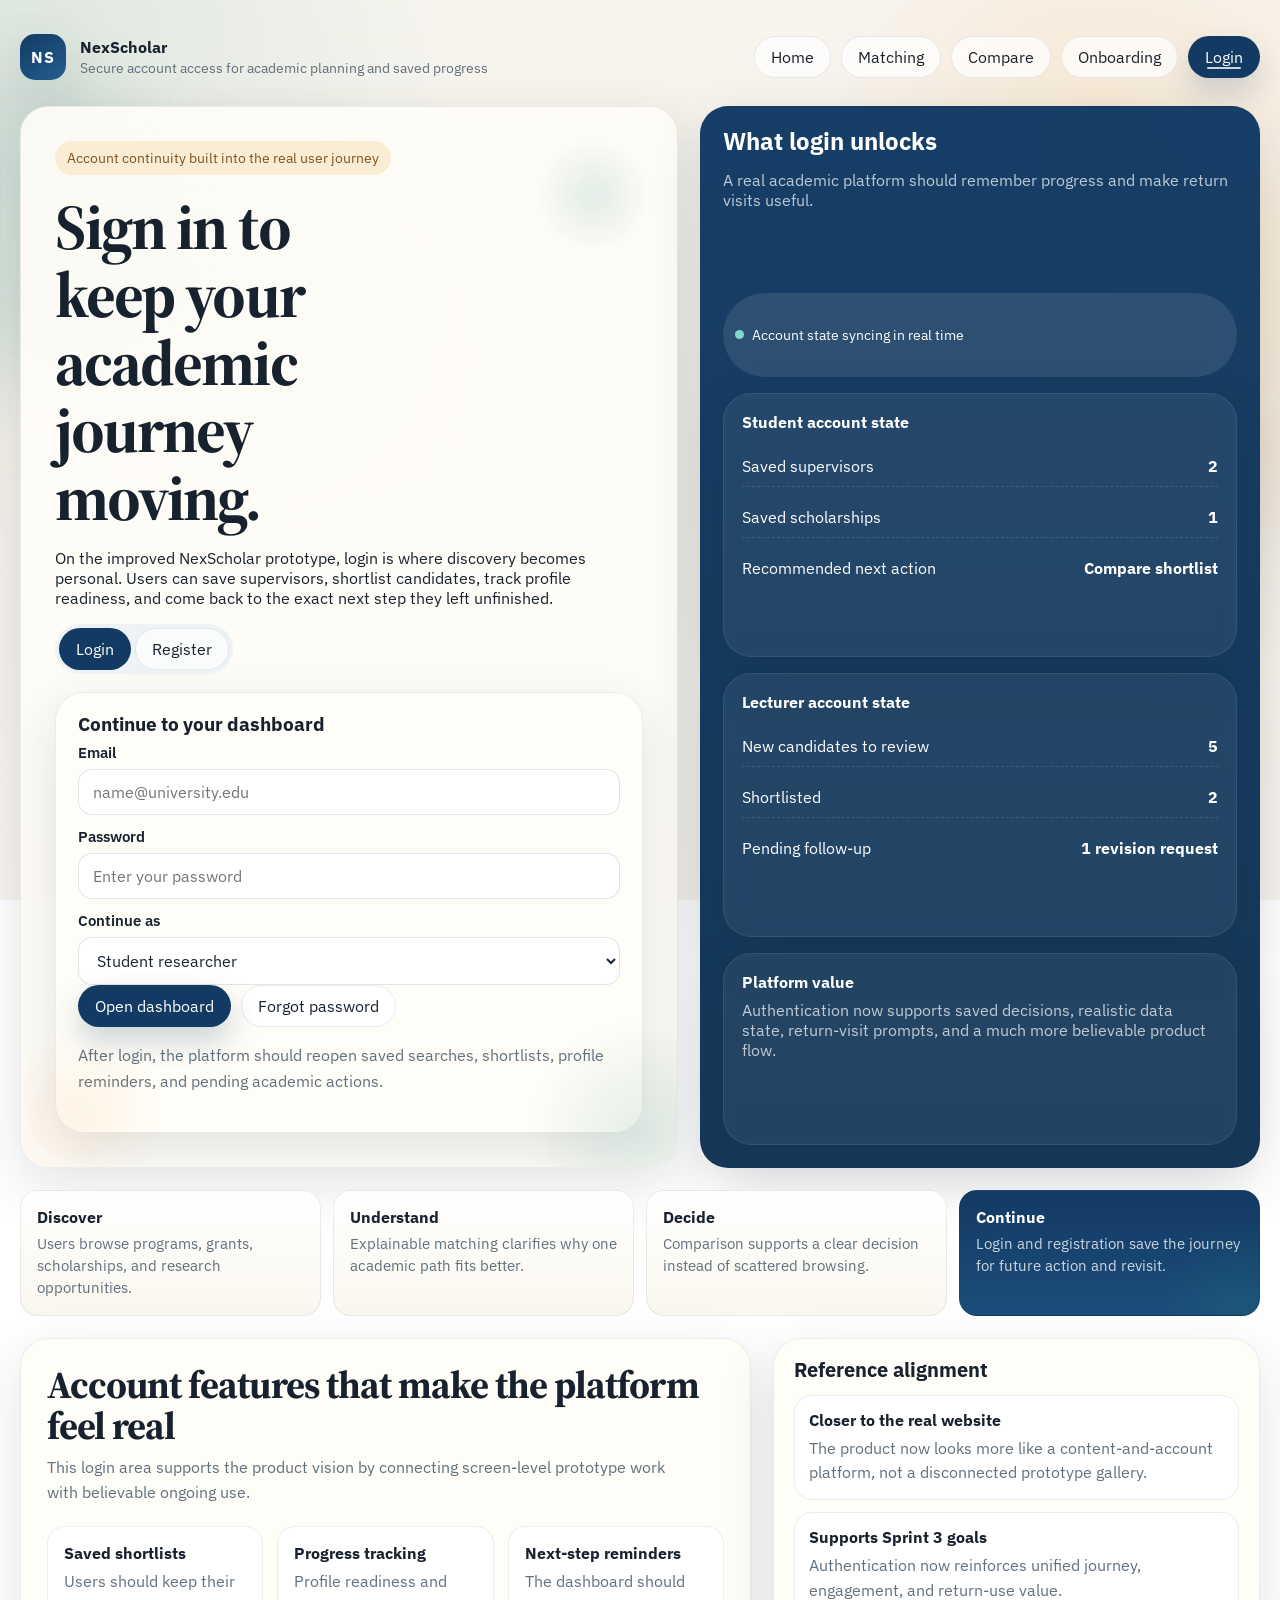
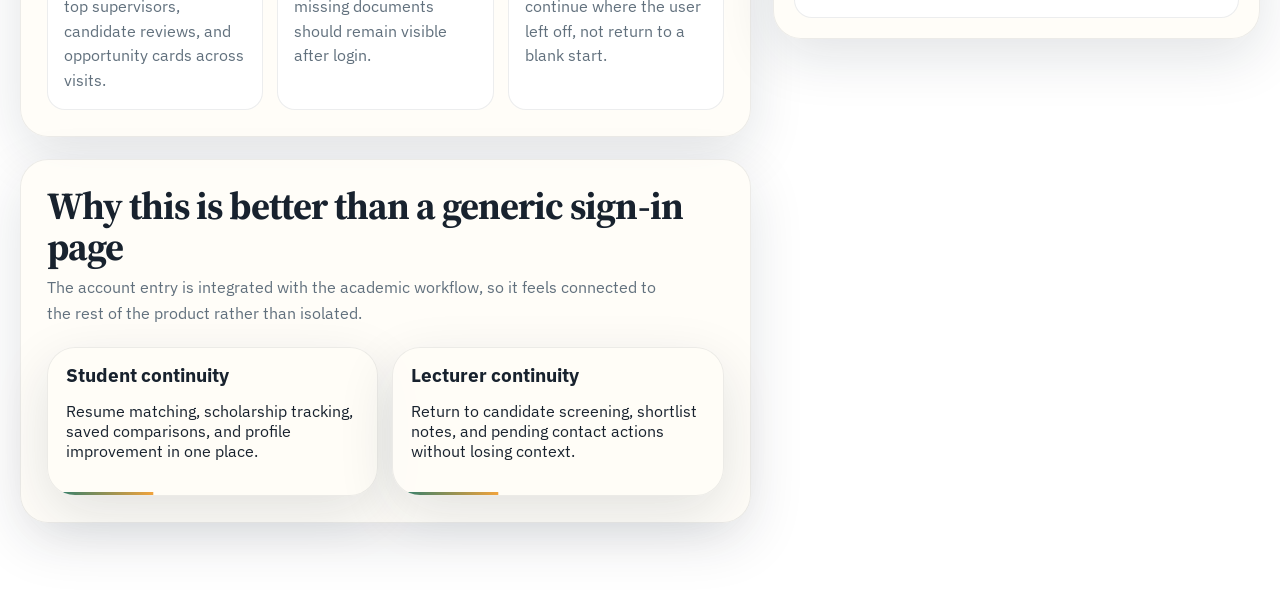
<file: dashboard.html>
<!doctype html>
<html lang="en">
<head>
  <meta charset="UTF-8">
  <meta name="viewport" content="width=device-width, initial-scale=1.0">
  <title>NexScholar Prototype - Dashboard</title>
  <link rel="preconnect" href="https://fonts.googleapis.com">
  <link rel="preconnect" href="https://fonts.gstatic.com" crossorigin>
  <link href="https://fonts.googleapis.com/css2?family=IBM+Plex+Sans:wght@400;500;600;700&family=Source+Serif+4:opsz,wght@8..60,600;8..60,700&display=swap" rel="stylesheet">
  <link rel="stylesheet" href="./assets/styles.css">
</head>
<body>
  <div class="page-shell" data-dashboard-root>
    <header class="topbar fade-in">
      <div class="brand">
        <div class="brand-mark">NS</div>
        <div class="brand-copy">
          <strong>NexScholar</strong>
          <span>Personal academic dashboard</span>
        </div>
      </div>
      <nav class="nav">
        <a href="./index.html">Home</a>
        <a href="./matching.html">Matching</a>
        <a href="./comparison.html">Compare</a>
        <a href="./onboarding.html">Onboarding</a>
        <a class="active" href="./dashboard.html">Dashboard</a>
      </nav>
    </header>

    <section class="product-hero">
      <div class="search-shell fade-in delay-1">
        <div class="floating-orb orb-a"></div>
        <div class="floating-orb orb-b"></div>
        <div class="eyebrow">Logged in successfully and continuing saved progress</div>
        <h1>Welcome back, <span data-user-name>User</span>.</h1>
        <p>
          This dashboard shows that the prototype can now carry account state across pages. Saved recommendations, readiness progress, and next-step reminders stay available after login.
        </p>

        <div class="user-chip">
          <strong data-user-role>Student researcher</strong>
          <span>/</span>
          <span data-user-email>name@university.edu</span>
        </div>

        <div class="hero-metrics" style="margin-top: 20px;">
          <div class="hero-metric">
            <strong data-count="2">0</strong>
            <p class="caption">Saved supervisor or candidate shortlists.</p>
          </div>
          <div class="hero-metric">
            <strong data-count="1">0</strong>
            <p class="caption">Tracked scholarship or grant opportunities.</p>
          </div>
          <div class="hero-metric">
            <strong data-user-readiness>0%</strong>
            <p class="caption">Current profile readiness for stronger matching.</p>
          </div>
        </div>

        <div class="progress-line">
          <span data-progress-width></span>
        </div>

        <div class="account-actions">
          <a class="button primary" href="./matching.html">Continue matching</a>
          <a class="button secondary" href="./comparison.html">Open comparison board</a>
          <button class="button secondary" type="button" data-logout>Log out</button>
        </div>
      </div>

      <aside class="platform-panel fade-in delay-2">
        <div>
          <h2>Account state in motion</h2>
          <p class="muted-light">This is the part that makes the prototype feel truly alive: the system remembers who the user is and what should happen next.</p>
        </div>

        <div class="live-pill">
          <span class="pulse-dot"></span>
          Session active and dashboard synced
        </div>

        <div class="dashboard-panel">
          <strong>Current goal</strong>
          <p class="muted-light" style="margin-top: 8px;" data-user-goal>Find a supervisor</p>
        </div>

        <div class="dashboard-panel">
          <strong>Live academic activity</strong>
          <div class="ticker" style="margin-top: 12px;">
            <div class="ticker-row">
              <strong>Shortlist</strong>
              <span>Top recommendation score updated after profile edit</span>
              <small>Now</small>
            </div>
            <div class="ticker-row">
              <strong>Funding</strong>
              <span>Saved scholarship reminder expires in 4 days</span>
              <small>4d</small>
            </div>
            <div class="ticker-row">
              <strong>Next step</strong>
              <span>Compare your top two paths before first contact</span>
              <small>Ready</small>
            </div>
          </div>
        </div>
      </aside>
    </section>

    <div class="dashboard-layout">
      <main class="stack">
        <section class="dashboard-shell fade-in delay-2">
          <div class="section-head">
            <div>
              <h2>Saved progress</h2>
              <p>The dashboard is where discovery, matching, comparison, and return-use finally connect into one believable product state.</p>
            </div>
          </div>
          <div class="dashboard-grid">
            <article class="dashboard-widget">
              <h3>Top supervisor path</h3>
              <div class="metric-value">91</div>
              <p class="caption">Assoc. Prof. Dr. Nur Aina Rahman remains the strongest current recommendation.</p>
            </article>
            <article class="dashboard-widget">
              <h3>Funding alignment</h3>
              <div class="metric-value">1</div>
              <p class="caption">Malaysia International Scholarship remains saved and relevant to your current goal.</p>
            </article>
            <article class="dashboard-widget">
              <h3>Comparison pending</h3>
              <div class="metric-value">2</div>
              <p class="caption">Two shortlisted academic paths still need a final side-by-side decision.</p>
            </article>
            <article class="dashboard-widget">
              <h3>Profile readiness</h3>
              <div class="metric-value" data-user-readiness>0%</div>
              <p class="caption">Completing methods and abstract details should improve confidence in the next recommendation cycle.</p>
            </article>
          </div>
        </section>

        <section class="dashboard-shell fade-in delay-3">
          <div class="section-head">
            <div>
              <h2>Recommended next actions</h2>
              <p>These actions are intentionally specific so the teacher can see that the prototype is no longer static.</p>
            </div>
          </div>
          <div class="status-list">
            <article class="status-item">
              <strong>Compare your top two supervisor recommendations</strong>
              <p class="caption">Use the comparison board to validate fit, method overlap, and funding visibility before first contact.</p>
            </article>
            <article class="status-item">
              <strong>Complete your methods section</strong>
              <p class="caption">This should strengthen explainable matching and reduce weak-confidence recommendations.</p>
            </article>
            <article class="status-item">
              <strong>Revisit saved scholarship opportunity</strong>
              <p class="caption">Your tracked funding opportunity still matches your current postgraduate path.</p>
            </article>
          </div>
        </section>
      </main>

      <aside class="aside-column">
        <section class="aside-card fade-in delay-3">
          <h3 style="font-size: 1.25rem;">Why this matters</h3>
          <div class="feed-list" style="margin-top: 14px;">
            <div class="feed-item">
              <strong>Real login result</strong>
              <p>Users do not stop at the sign-in form. They arrive at a continuing dashboard state.</p>
            </div>
            <div class="feed-item">
              <strong>More dynamic product feel</strong>
              <p>Animated counters, live activity stream, and progress bars make the prototype feel active.</p>
            </div>
            <div class="feed-item">
              <strong>Stronger Sprint 3 story</strong>
              <p>The account layer now reinforces unified journey and return-visit value much more convincingly.</p>
            </div>
          </div>
        </section>
      </aside>
    </div>
  </div>
  <script src="./assets/app.js"></script>
</body>
</html>
</file>
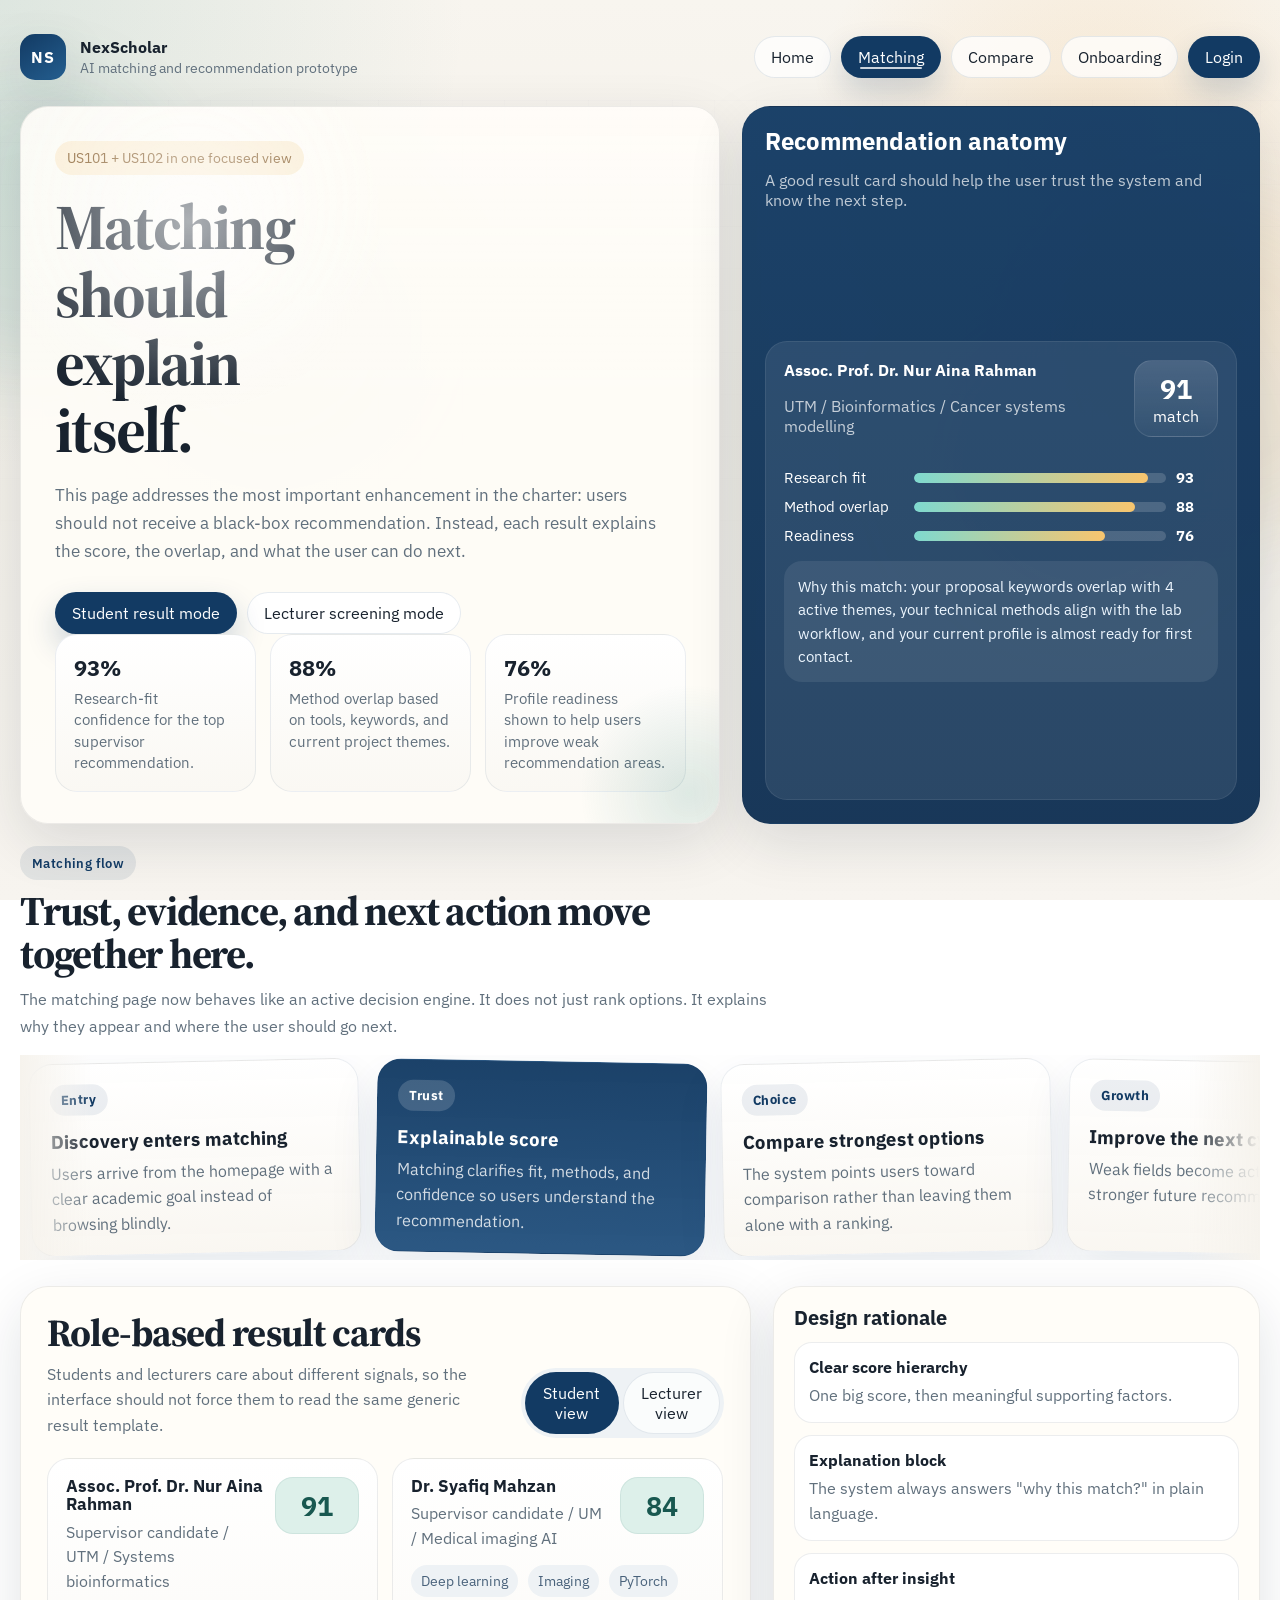
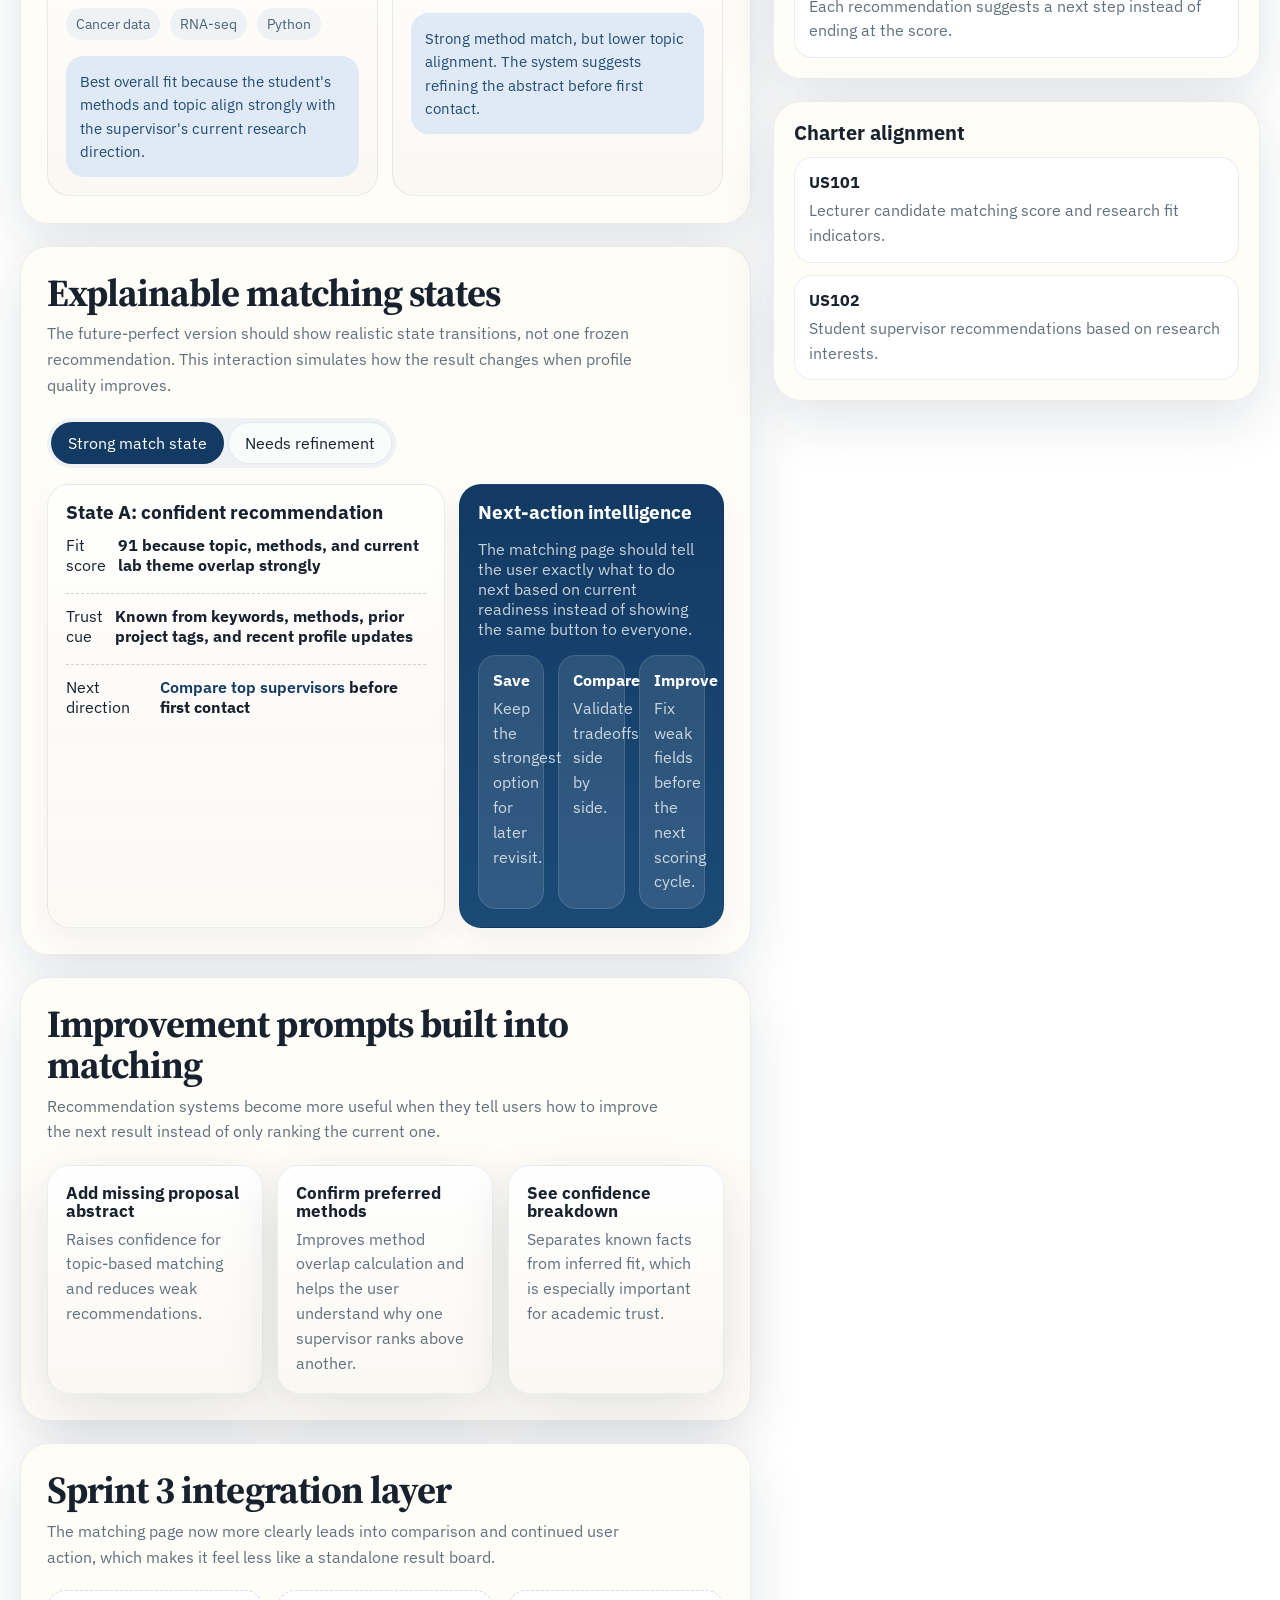
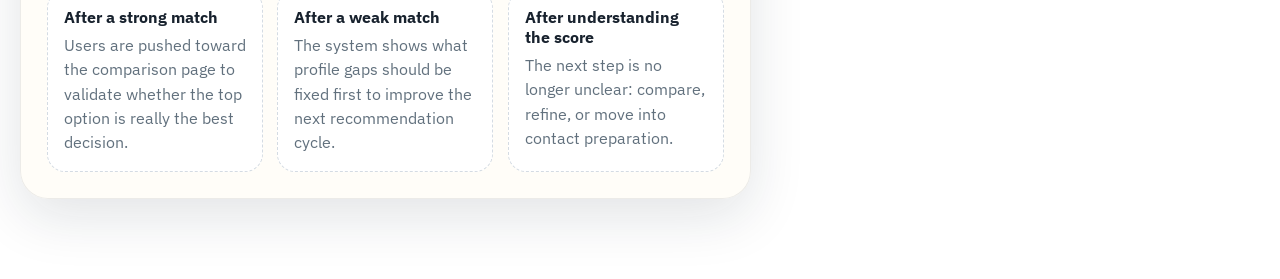
<file: matching.html>
<!doctype html>
<html lang="en">
<head>
  <meta charset="UTF-8">
  <meta name="viewport" content="width=device-width, initial-scale=1.0">
  <title>NexScholar Prototype - Matching</title>
  <link rel="preconnect" href="https://fonts.googleapis.com">
  <link rel="preconnect" href="https://fonts.gstatic.com" crossorigin>
  <link href="https://fonts.googleapis.com/css2?family=IBM+Plex+Sans:wght@400;500;600;700&family=Source+Serif+4:opsz,wght@8..60,600;8..60,700&display=swap" rel="stylesheet">
  <link rel="stylesheet" href="./assets/styles.css">
</head>
<body class="matching-page">
  <div class="page-shell">
    <div class="ambient-grid" aria-hidden="true"></div>
    <div class="ambient-glow ambient-glow-a" aria-hidden="true"></div>
    <div class="ambient-glow ambient-glow-b" aria-hidden="true"></div>
    <header class="topbar fade-in">
      <div class="brand">
        <div class="brand-mark">NS</div>
        <div class="brand-copy">
          <strong>NexScholar</strong>
          <span>AI matching and recommendation prototype</span>
        </div>
      </div>
      <nav class="nav">
        <a href="./index.html">Home</a>
        <a class="active" href="./matching.html">Matching</a>
        <a href="./comparison.html">Compare</a>
        <a href="./onboarding.html">Onboarding</a>
        <a class="nav-login" href="./auth.html">Login</a>
      </nav>
    </header>

    <section class="hero">
      <div class="hero-copy fade-in delay-1" data-spotlight>
        <div class="eyebrow">US101 + US102 in one focused view</div>
        <h1>Matching should explain itself.</h1>
        <p>
          This page addresses the most important enhancement in the charter: users should not receive a black-box recommendation.
          Instead, each result explains the score, the overlap, and what the user can do next.
        </p>
        <div class="hero-actions">
          <button class="button primary">Student result mode</button>
          <button class="button secondary">Lecturer screening mode</button>
        </div>
        <div class="stats-grid">
          <div class="stat" data-tilt>
            <strong>93%</strong>
            <span>Research-fit confidence for the top supervisor recommendation.</span>
          </div>
          <div class="stat" data-tilt>
            <strong>88%</strong>
            <span>Method overlap based on tools, keywords, and current project themes.</span>
          </div>
          <div class="stat" data-tilt>
            <strong>76%</strong>
            <span>Profile readiness shown to help users improve weak recommendation areas.</span>
          </div>
        </div>
      </div>

      <aside class="hero-panel fade-in delay-2">
        <div>
          <h2>Recommendation anatomy</h2>
          <p class="muted-light">A good result card should help the user trust the system and know the next step.</p>
        </div>
        <div class="student-card" data-tilt>
          <div class="split-top">
            <div>
              <strong>Assoc. Prof. Dr. Nur Aina Rahman</strong>
              <p class="muted-light">UTM / Bioinformatics / Cancer systems modelling</p>
            </div>
            <div class="score-badge">
              <strong>91</strong>
              <span>match</span>
            </div>
          </div>
          <div class="meter" style="margin-top: 16px;">
            <div class="meter-row">
              <span>Research fit</span>
              <div class="bar"><span style="width: 93%"></span></div>
              <strong>93</strong>
            </div>
            <div class="meter-row">
              <span>Method overlap</span>
              <div class="bar"><span style="width: 88%"></span></div>
              <strong>88</strong>
            </div>
            <div class="meter-row">
              <span>Readiness</span>
              <div class="bar"><span style="width: 76%"></span></div>
              <strong>76</strong>
            </div>
          </div>
          <div class="explain">
            Why this match: your proposal keywords overlap with 4 active themes, your technical methods align with the lab workflow, and your current profile is almost ready for first contact.
          </div>
        </div>
      </aside>
    </section>

    <section class="journey-marquee fade-in delay-2">
      <div class="journey-intro">
        <span class="journey-kicker">Matching flow</span>
        <h2>Trust, evidence, and next action move together here.</h2>
        <p>The matching page now behaves like an active decision engine. It does not just rank options. It explains why they appear and where the user should go next.</p>
      </div>

      <div class="marquee-row">
        <div class="marquee-track">
          <article class="marquee-pill">
            <span>Entry</span>
            <strong>Discovery enters matching</strong>
            <p>Users arrive from the homepage with a clear academic goal instead of browsing blindly.</p>
          </article>
          <article class="marquee-pill active">
            <span>Trust</span>
            <strong>Explainable score</strong>
            <p>Matching clarifies fit, methods, and confidence so users understand the recommendation.</p>
          </article>
          <article class="marquee-pill">
            <span>Choice</span>
            <strong>Compare strongest options</strong>
            <p>The system points users toward comparison rather than leaving them alone with a ranking.</p>
          </article>
          <article class="marquee-pill">
            <span>Growth</span>
            <strong>Improve the next cycle</strong>
            <p>Weak fields become action prompts for stronger future recommendations.</p>
          </article>
          <article class="marquee-pill" aria-hidden="true">
            <span>Entry</span>
            <strong>Discovery enters matching</strong>
            <p>Users arrive from the homepage with a clear academic goal instead of browsing blindly.</p>
          </article>
          <article class="marquee-pill active" aria-hidden="true">
            <span>Trust</span>
            <strong>Explainable score</strong>
            <p>Matching clarifies fit, methods, and confidence so users understand the recommendation.</p>
          </article>
          <article class="marquee-pill" aria-hidden="true">
            <span>Choice</span>
            <strong>Compare strongest options</strong>
            <p>The system points users toward comparison rather than leaving them alone with a ranking.</p>
          </article>
          <article class="marquee-pill" aria-hidden="true">
            <span>Growth</span>
            <strong>Improve the next cycle</strong>
            <p>Weak fields become action prompts for stronger future recommendations.</p>
          </article>
        </div>
      </div>
    </section>

    <div class="layout">
      <main class="stack">
        <section class="panel fade-in delay-2">
          <div class="section-head">
            <div>
              <h2>Role-based result cards</h2>
              <p>Students and lecturers care about different signals, so the interface should not force them to read the same generic result template.</p>
            </div>
            <div class="role-toggle">
              <button class="active" data-role="student">Student view</button>
              <button data-role="lecturer">Lecturer view</button>
            </div>
          </div>
          <div class="cards-2">
            <article class="match-card reveal-on-scroll" data-audience="student" data-tilt>
              <div class="match-header">
                <div>
                  <h3>Assoc. Prof. Dr. Nur Aina Rahman</h3>
                  <p>Supervisor candidate / UTM / Systems bioinformatics</p>
                </div>
                <div class="score-chip"><strong>91</strong></div>
              </div>
              <div class="tags">
                <span class="tag">Cancer data</span>
                <span class="tag">RNA-seq</span>
                <span class="tag">Python</span>
              </div>
              <div class="explain">Best overall fit because the student's methods and topic align strongly with the supervisor's current research direction.</div>
            </article>
            <article class="match-card reveal-on-scroll" data-audience="student" data-tilt>
              <div class="match-header">
                <div>
                  <h3>Dr. Syafiq Mahzan</h3>
                  <p>Supervisor candidate / UM / Medical imaging AI</p>
                </div>
                <div class="score-chip"><strong>84</strong></div>
              </div>
              <div class="tags">
                <span class="tag">Deep learning</span>
                <span class="tag">Imaging</span>
                <span class="tag">PyTorch</span>
              </div>
              <div class="explain">Strong method match, but lower topic alignment. The system suggests refining the abstract before first contact.</div>
            </article>
            <article class="match-card reveal-on-scroll" data-audience="lecturer" hidden data-tilt>
              <div class="match-header">
                <div>
                  <h3>Li Mei Chen</h3>
                  <p>Candidate profile / MSc applicant / Computational biology</p>
                </div>
                <div class="score-chip"><strong>89</strong></div>
              </div>
              <div class="tags">
                <span class="tag">CGPA 3.72</span>
                <span class="tag">RNA-seq</span>
                <span class="tag">Proposal draft</span>
              </div>
              <div class="explain">Recommended because the candidate has good method alignment, clear topic direction, and enough readiness for meaningful screening.</div>
            </article>
            <article class="match-card reveal-on-scroll" data-audience="lecturer" hidden data-tilt>
              <div class="match-header">
                <div>
                  <h3>Ahmad Firdaus</h3>
                  <p>Candidate profile / PhD prospect / Human-computer interaction</p>
                </div>
                <div class="score-chip"><strong>81</strong></div>
              </div>
              <div class="tags">
                <span class="tag">UX studies</span>
                <span class="tag">Mixed methods</span>
                <span class="tag">Prototype testing</span>
              </div>
              <div class="explain">Good domain fit, but readiness is weaker. The lecturer view should recommend requesting a stronger plan before shortlisting.</div>
            </article>
          </div>
        </section>

        <section class="panel fade-in delay-3">
          <div class="section-head">
            <div>
              <h2>Explainable matching states</h2>
              <p>The future-perfect version should show realistic state transitions, not one frozen recommendation. This interaction simulates how the result changes when profile quality improves.</p>
            </div>
          </div>
          <div class="role-toggle" data-toggle-group data-scope="match-state">
            <button class="active" data-target="strong">Strong match state</button>
            <button data-target="weak">Needs refinement</button>
          </div>
          <div class="state-board" style="margin-top: 16px;">
            <article class="glass-card reveal-on-scroll" data-panel="match-state" data-value="strong" data-tilt>
              <h3>State A: confident recommendation</h3>
              <div class="signal-row">
                <span>Fit score</span>
                <strong>91 because topic, methods, and current lab theme overlap strongly</strong>
              </div>
              <div class="signal-row">
                <span>Trust cue</span>
                <strong>Known from keywords, methods, prior project tags, and recent profile updates</strong>
              </div>
              <div class="signal-row">
                <span>Next direction</span>
                <strong><a class="inline-link" href="./comparison.html">Compare top supervisors</a> before first contact</strong>
              </div>
            </article>
            <article class="glass-card reveal-on-scroll" data-panel="match-state" data-value="weak" hidden data-tilt>
              <h3>State B: weak confidence and missing data</h3>
              <div class="signal-row">
                <span>Fit score</span>
                <strong>68 because abstract quality is weak and methods are incomplete</strong>
              </div>
              <div class="signal-row">
                <span>Trust cue</span>
                <strong>System marks part of the score as inferred, not fully confirmed</strong>
              </div>
              <div class="signal-row">
                <span>Next direction</span>
                <strong><a class="inline-link" href="./onboarding.html">Improve profile fields</a> to unlock stronger matching</strong>
              </div>
            </article>

            <article class="status-card reveal-on-scroll" data-tilt>
              <h3>Next-action intelligence</h3>
              <p>The matching page should tell the user exactly what to do next based on current readiness instead of showing the same button to everyone.</p>
              <div class="next-step-grid" style="margin-top: 16px;">
                <div class="decision-step">
                  <strong>Save</strong>
                  <p class="caption">Keep the strongest option for later revisit.</p>
                </div>
                <div class="decision-step">
                  <strong>Compare</strong>
                  <p class="caption">Validate tradeoffs side by side.</p>
                </div>
                <div class="decision-step">
                  <strong>Improve</strong>
                  <p class="caption">Fix weak fields before the next scoring cycle.</p>
                </div>
              </div>
            </article>
          </div>
        </section>

        <section class="panel fade-in delay-3">
          <div class="section-head">
            <div>
              <h2>Improvement prompts built into matching</h2>
              <p>Recommendation systems become more useful when they tell users how to improve the next result instead of only ranking the current one.</p>
            </div>
          </div>
          <div class="cards-3">
            <article class="feature-card reveal-on-scroll" data-tilt>
              <h3>Add missing proposal abstract</h3>
              <p>Raises confidence for topic-based matching and reduces weak recommendations.</p>
            </article>
            <article class="feature-card reveal-on-scroll" data-tilt>
              <h3>Confirm preferred methods</h3>
              <p>Improves method overlap calculation and helps the user understand why one supervisor ranks above another.</p>
            </article>
            <article class="feature-card reveal-on-scroll" data-tilt>
              <h3>See confidence breakdown</h3>
              <p>Separates known facts from inferred fit, which is especially important for academic trust.</p>
            </article>
          </div>
        </section>

        <section class="panel fade-in delay-3">
          <div class="section-head">
            <div>
              <h2>Sprint 3 integration layer</h2>
              <p>The matching page now more clearly leads into comparison and continued user action, which makes it feel less like a standalone result board.</p>
            </div>
          </div>
          <div class="action-flow">
            <div class="action-box reveal-on-scroll" data-tilt>
              <strong>After a strong match</strong>
              <p>Users are pushed toward the comparison page to validate whether the top option is really the best decision.</p>
            </div>
            <div class="action-box reveal-on-scroll" data-tilt>
              <strong>After a weak match</strong>
              <p>The system shows what profile gaps should be fixed first to improve the next recommendation cycle.</p>
            </div>
            <div class="action-box reveal-on-scroll" data-tilt>
              <strong>After understanding the score</strong>
              <p>The next step is no longer unclear: compare, refine, or move into contact preparation.</p>
            </div>
          </div>
        </section>
      </main>

      <aside class="aside-column">
        <section class="aside-card fade-in delay-2">
          <h3 style="font-size: 1.25rem;">Design rationale</h3>
          <div class="list-stack" style="margin-top: 14px;">
            <div class="rail-item reveal-on-scroll">
              <strong>Clear score hierarchy</strong>
              <p>One big score, then meaningful supporting factors.</p>
            </div>
            <div class="rail-item reveal-on-scroll">
              <strong>Explanation block</strong>
              <p>The system always answers "why this match?" in plain language.</p>
            </div>
            <div class="rail-item reveal-on-scroll">
              <strong>Action after insight</strong>
              <p>Each recommendation suggests a next step instead of ending at the score.</p>
            </div>
          </div>
        </section>

        <section class="aside-card fade-in delay-3">
          <h3 style="font-size: 1.25rem;">Charter alignment</h3>
          <div class="feed-list" style="margin-top: 14px;">
            <div class="feed-item reveal-on-scroll">
              <strong>US101</strong>
              <p>Lecturer candidate matching score and research fit indicators.</p>
            </div>
            <div class="feed-item reveal-on-scroll">
              <strong>US102</strong>
              <p>Student supervisor recommendations based on research interests.</p>
            </div>
          </div>
        </section>
      </aside>
    </div>
  </div>
  <script src="./assets/app.js"></script>
</body>
</html>
</file>
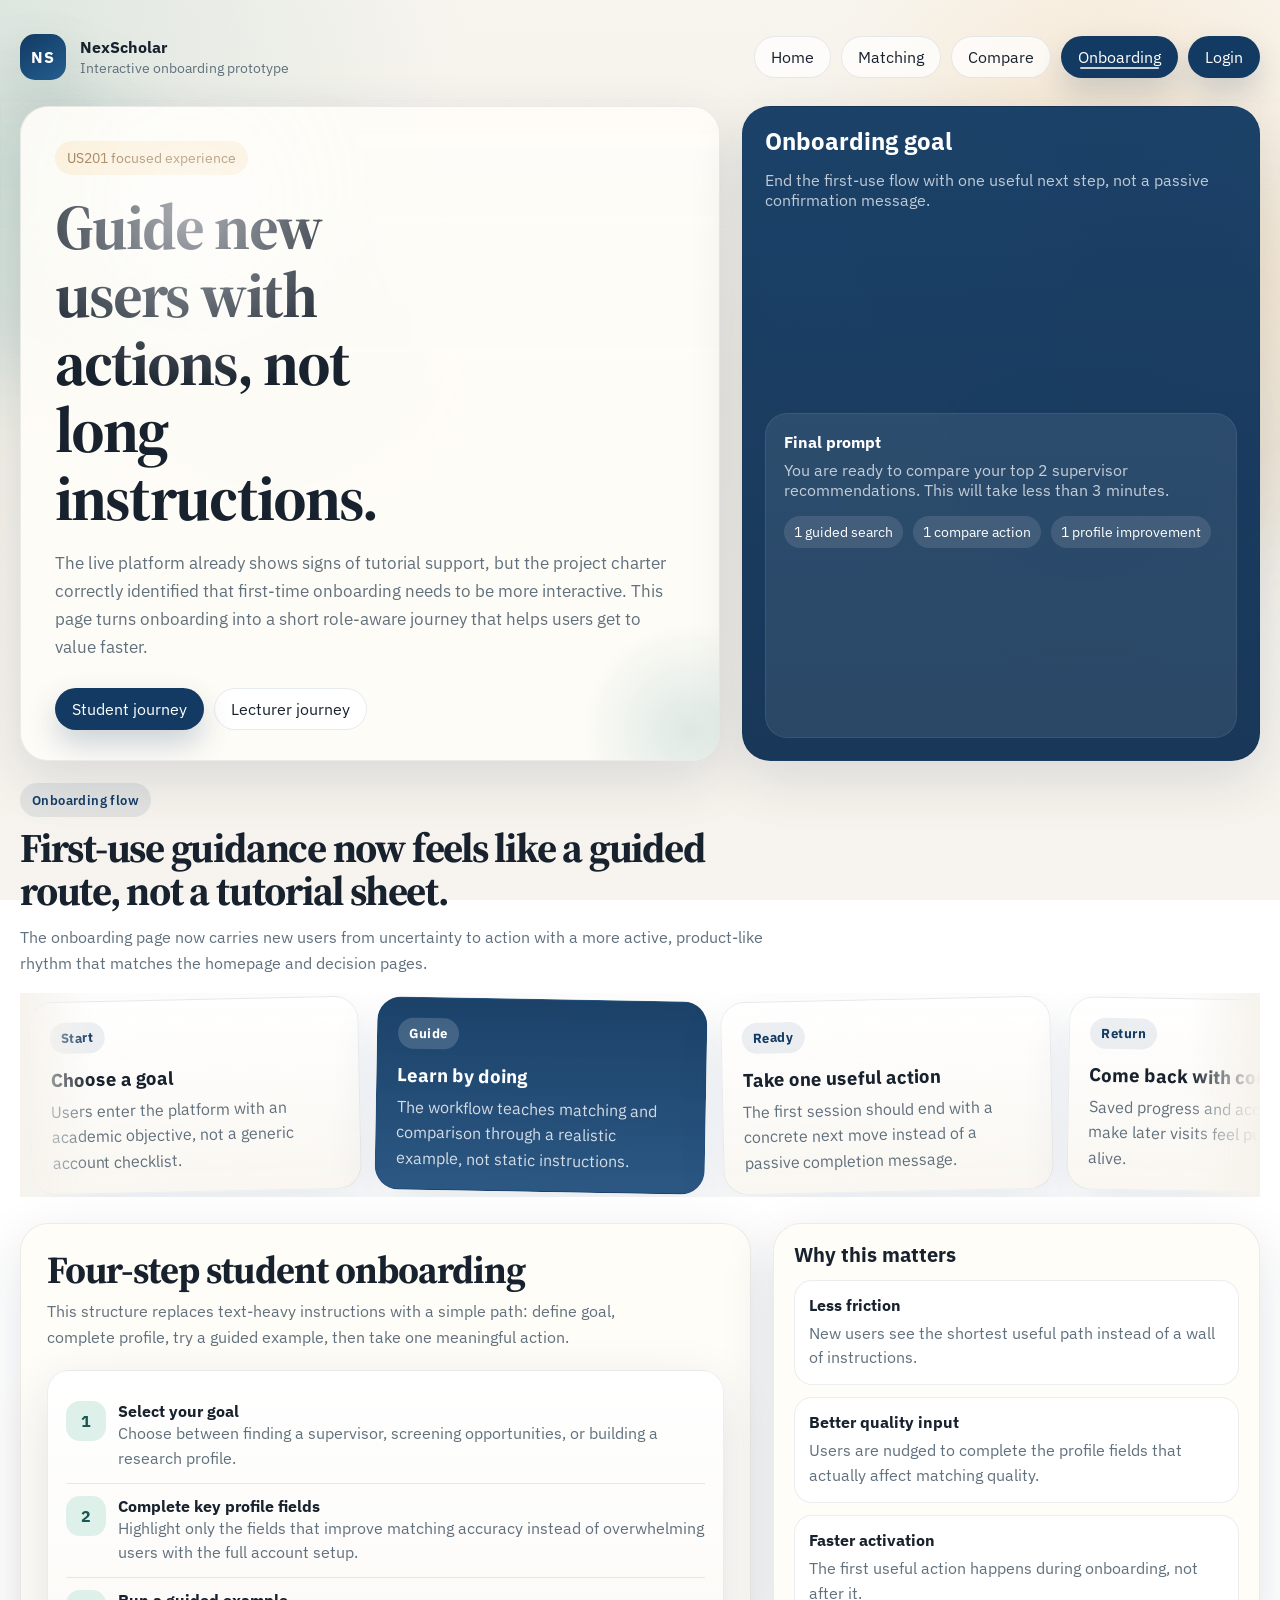
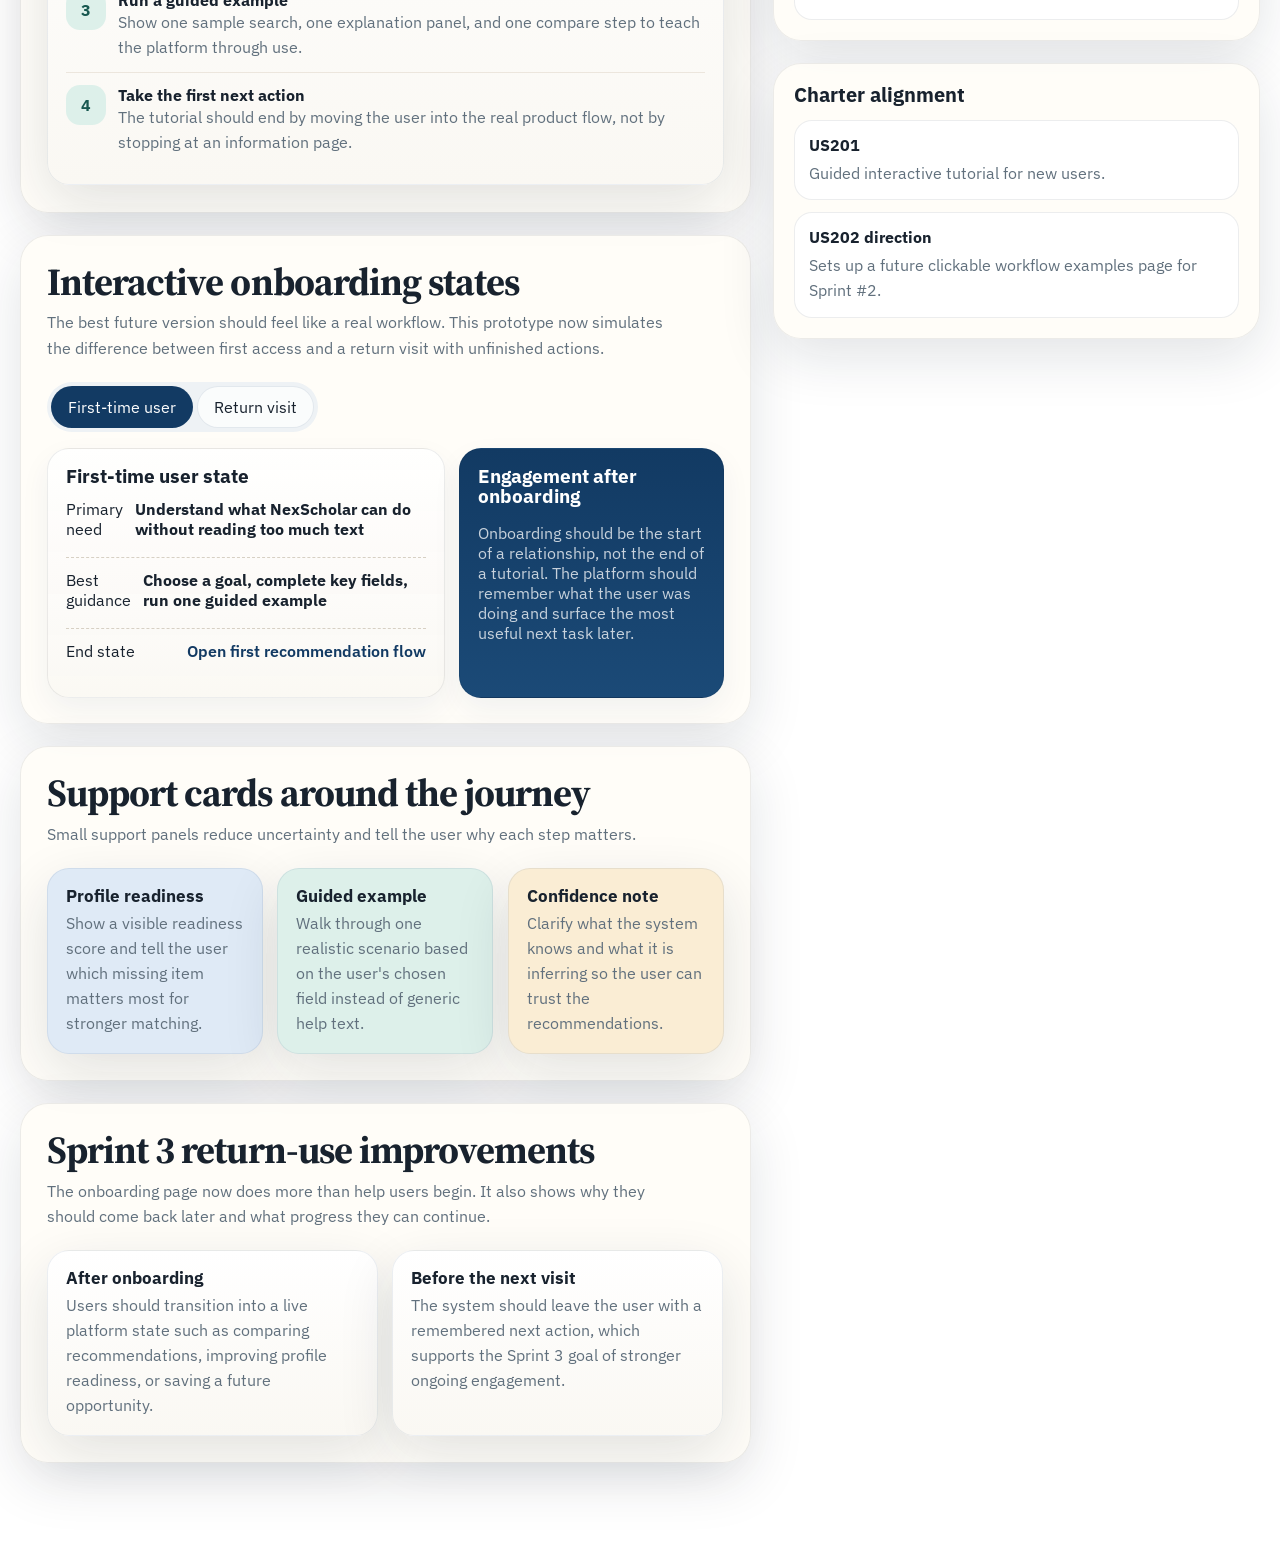
<file: onboarding.html>
<!doctype html>
<html lang="en">
<head>
  <meta charset="UTF-8">
  <meta name="viewport" content="width=device-width, initial-scale=1.0">
  <title>NexScholar Prototype - Onboarding</title>
  <link rel="preconnect" href="https://fonts.googleapis.com">
  <link rel="preconnect" href="https://fonts.gstatic.com" crossorigin>
  <link href="https://fonts.googleapis.com/css2?family=IBM+Plex+Sans:wght@400;500;600;700&family=Source+Serif+4:opsz,wght@8..60,600;8..60,700&display=swap" rel="stylesheet">
  <link rel="stylesheet" href="./assets/styles.css">
</head>
<body class="onboarding-page">
  <div class="page-shell">
    <div class="ambient-grid" aria-hidden="true"></div>
    <div class="ambient-glow ambient-glow-a" aria-hidden="true"></div>
    <div class="ambient-glow ambient-glow-b" aria-hidden="true"></div>
    <header class="topbar fade-in">
      <div class="brand">
        <div class="brand-mark">NS</div>
        <div class="brand-copy">
          <strong>NexScholar</strong>
          <span>Interactive onboarding prototype</span>
        </div>
      </div>
      <nav class="nav">
        <a href="./index.html">Home</a>
        <a href="./matching.html">Matching</a>
        <a href="./comparison.html">Compare</a>
        <a class="active" href="./onboarding.html">Onboarding</a>
        <a class="nav-login" href="./auth.html">Login</a>
      </nav>
    </header>

    <section class="hero">
      <div class="hero-copy fade-in delay-1" data-spotlight>
        <div class="eyebrow">US201 focused experience</div>
        <h1>Guide new users with actions, not long instructions.</h1>
        <p>
          The live platform already shows signs of tutorial support, but the project charter correctly identified that first-time onboarding needs to be more interactive.
          This page turns onboarding into a short role-aware journey that helps users get to value faster.
        </p>
        <div class="hero-actions">
          <button class="button primary">Student journey</button>
          <button class="button secondary">Lecturer journey</button>
        </div>
      </div>

      <aside class="hero-panel fade-in delay-2">
        <div>
          <h2>Onboarding goal</h2>
          <p class="muted-light">End the first-use flow with one useful next step, not a passive confirmation message.</p>
        </div>
        <div class="student-card" data-tilt>
          <strong>Final prompt</strong>
          <p class="muted-light" style="margin-top: 8px;">You are ready to compare your top 2 supervisor recommendations. This will take less than 3 minutes.</p>
          <div class="tags" style="margin-top: 14px;">
            <span class="tag">1 guided search</span>
            <span class="tag">1 compare action</span>
            <span class="tag">1 profile improvement</span>
          </div>
        </div>
      </aside>
    </section>

    <section class="journey-marquee fade-in delay-2">
      <div class="journey-intro">
        <span class="journey-kicker">Onboarding flow</span>
        <h2>First-use guidance now feels like a guided route, not a tutorial sheet.</h2>
        <p>The onboarding page now carries new users from uncertainty to action with a more active, product-like rhythm that matches the homepage and decision pages.</p>
      </div>

      <div class="marquee-row">
        <div class="marquee-track">
          <article class="marquee-pill">
            <span>Start</span>
            <strong>Choose a goal</strong>
            <p>Users enter the platform with an academic objective, not a generic account checklist.</p>
          </article>
          <article class="marquee-pill active">
            <span>Guide</span>
            <strong>Learn by doing</strong>
            <p>The workflow teaches matching and comparison through a realistic example, not static instructions.</p>
          </article>
          <article class="marquee-pill">
            <span>Ready</span>
            <strong>Take one useful action</strong>
            <p>The first session should end with a concrete next move instead of a passive completion message.</p>
          </article>
          <article class="marquee-pill">
            <span>Return</span>
            <strong>Come back with continuity</strong>
            <p>Saved progress and account reminders make later visits feel purposeful and alive.</p>
          </article>
          <article class="marquee-pill" aria-hidden="true">
            <span>Start</span>
            <strong>Choose a goal</strong>
            <p>Users enter the platform with an academic objective, not a generic account checklist.</p>
          </article>
          <article class="marquee-pill active" aria-hidden="true">
            <span>Guide</span>
            <strong>Learn by doing</strong>
            <p>The workflow teaches matching and comparison through a realistic example, not static instructions.</p>
          </article>
          <article class="marquee-pill" aria-hidden="true">
            <span>Ready</span>
            <strong>Take one useful action</strong>
            <p>The first session should end with a concrete next move instead of a passive completion message.</p>
          </article>
          <article class="marquee-pill" aria-hidden="true">
            <span>Return</span>
            <strong>Come back with continuity</strong>
            <p>Saved progress and account reminders make later visits feel purposeful and alive.</p>
          </article>
        </div>
      </div>
    </section>

    <div class="layout">
      <main class="stack">
        <section class="panel fade-in delay-2">
          <div class="section-head">
            <div>
              <h2>Four-step student onboarding</h2>
              <p>This structure replaces text-heavy instructions with a simple path: define goal, complete profile, try a guided example, then take one meaningful action.</p>
            </div>
          </div>
          <div class="feature-card reveal-on-scroll" data-tilt>
            <div class="step">
              <div class="step-index">1</div>
              <div>
                <strong>Select your goal</strong>
                <p>Choose between finding a supervisor, screening opportunities, or building a research profile.</p>
              </div>
            </div>
            <div class="step">
              <div class="step-index">2</div>
              <div>
                <strong>Complete key profile fields</strong>
                <p>Highlight only the fields that improve matching accuracy instead of overwhelming users with the full account setup.</p>
              </div>
            </div>
            <div class="step">
              <div class="step-index">3</div>
              <div>
                <strong>Run a guided example</strong>
                <p>Show one sample search, one explanation panel, and one compare step to teach the platform through use.</p>
              </div>
            </div>
            <div class="step">
              <div class="step-index">4</div>
              <div>
                <strong>Take the first next action</strong>
                <p>The tutorial should end by moving the user into the real product flow, not by stopping at an information page.</p>
              </div>
            </div>
          </div>
        </section>

        <section class="panel fade-in delay-3">
          <div class="section-head">
            <div>
              <h2>Interactive onboarding states</h2>
              <p>The best future version should feel like a real workflow. This prototype now simulates the difference between first access and a return visit with unfinished actions.</p>
            </div>
          </div>
          <div class="role-toggle" data-toggle-group data-scope="onboard-state">
            <button class="active" data-target="first">First-time user</button>
            <button data-target="return">Return visit</button>
          </div>
          <div class="state-board" style="margin-top: 16px;">
            <article class="glass-card reveal-on-scroll" data-panel="onboard-state" data-value="first" data-tilt>
              <h3>First-time user state</h3>
              <div class="signal-row">
                <span>Primary need</span>
                <strong>Understand what NexScholar can do without reading too much text</strong>
              </div>
              <div class="signal-row">
                <span>Best guidance</span>
                <strong>Choose a goal, complete key fields, run one guided example</strong>
              </div>
              <div class="signal-row">
                <span>End state</span>
                <strong><a class="inline-link" href="./matching.html">Open first recommendation flow</a></strong>
              </div>
            </article>
            <article class="glass-card reveal-on-scroll" data-panel="onboard-state" data-value="return" hidden data-tilt>
              <h3>Return-visit state</h3>
              <div class="signal-row">
                <span>Primary need</span>
                <strong>Resume saved progress and continue unfinished academic tasks quickly</strong>
              </div>
              <div class="signal-row">
                <span>Best guidance</span>
                <strong>Reopen shortlist, update readiness gaps, and review new opportunities</strong>
              </div>
              <div class="signal-row">
                <span>End state</span>
                <strong><a class="inline-link" href="./auth.html">Return through account dashboard</a></strong>
              </div>
            </article>

            <article class="status-card reveal-on-scroll" data-tilt>
              <h3>Engagement after onboarding</h3>
              <p>Onboarding should be the start of a relationship, not the end of a tutorial. The platform should remember what the user was doing and surface the most useful next task later.</p>
            </article>
          </div>
        </section>

        <section class="panel fade-in delay-3">
          <div class="section-head">
            <div>
              <h2>Support cards around the journey</h2>
              <p>Small support panels reduce uncertainty and tell the user why each step matters.</p>
            </div>
          </div>
          <div class="cards-3">
            <article class="feature-card reveal-on-scroll" style="background: var(--soft-blue);" data-tilt>
              <h3>Profile readiness</h3>
              <p>Show a visible readiness score and tell the user which missing item matters most for stronger matching.</p>
            </article>
            <article class="feature-card reveal-on-scroll" style="background: var(--soft-green);" data-tilt>
              <h3>Guided example</h3>
              <p>Walk through one realistic scenario based on the user's chosen field instead of generic help text.</p>
            </article>
            <article class="feature-card reveal-on-scroll" style="background: var(--soft-gold);" data-tilt>
              <h3>Confidence note</h3>
              <p>Clarify what the system knows and what it is inferring so the user can trust the recommendations.</p>
            </article>
          </div>
        </section>

        <section class="panel fade-in delay-3">
          <div class="section-head">
            <div>
              <h2>Sprint 3 return-use improvements</h2>
              <p>The onboarding page now does more than help users begin. It also shows why they should come back later and what progress they can continue.</p>
            </div>
          </div>
          <div class="cards-2">
            <article class="feature-card reveal-on-scroll" data-tilt>
              <h3>After onboarding</h3>
              <p>Users should transition into a live platform state such as comparing recommendations, improving profile readiness, or saving a future opportunity.</p>
            </article>
            <article class="feature-card reveal-on-scroll" data-tilt>
              <h3>Before the next visit</h3>
              <p>The system should leave the user with a remembered next action, which supports the Sprint 3 goal of stronger ongoing engagement.</p>
            </article>
          </div>
        </section>
      </main>

      <aside class="aside-column">
        <section class="aside-card fade-in delay-2">
          <h3 style="font-size: 1.25rem;">Why this matters</h3>
          <div class="list-stack" style="margin-top: 14px;">
            <div class="rail-item reveal-on-scroll">
              <strong>Less friction</strong>
              <p>New users see the shortest useful path instead of a wall of instructions.</p>
            </div>
            <div class="rail-item reveal-on-scroll">
              <strong>Better quality input</strong>
              <p>Users are nudged to complete the profile fields that actually affect matching quality.</p>
            </div>
            <div class="rail-item reveal-on-scroll">
              <strong>Faster activation</strong>
              <p>The first useful action happens during onboarding, not after it.</p>
            </div>
          </div>
        </section>

        <section class="aside-card fade-in delay-3">
          <h3 style="font-size: 1.25rem;">Charter alignment</h3>
          <div class="feed-list" style="margin-top: 14px;">
            <div class="feed-item reveal-on-scroll">
              <strong>US201</strong>
              <p>Guided interactive tutorial for new users.</p>
            </div>
            <div class="feed-item reveal-on-scroll">
              <strong>US202 direction</strong>
              <p>Sets up a future clickable workflow examples page for Sprint #2.</p>
            </div>
          </div>
        </section>
      </aside>
    </div>
  </div>
  <script src="./assets/app.js"></script>
</body>
</html>
</file>
<file: assets/styles.css>
:root {
  --bg: #f4f1ea;
  --paper: rgba(255, 253, 248, 0.9);
  --ink: #18222e;
  --muted: #61707d;
  --line: #d7d0c4;
  --deep: #123a63;
  --deep-2: #1d4d7b;
  --accent: #1e7b72;
  --warm: #f1a33c;
  --rose: #c96a5b;
  --soft-blue: #dfeaf6;
  --soft-green: #ddf0ea;
  --soft-gold: #faedd4;
  --shadow: 0 18px 55px rgba(16, 34, 51, 0.12);
  --radius-xl: 28px;
  --radius-lg: 22px;
  --radius-md: 18px;
}

* {
  box-sizing: border-box;
}

html {
  scroll-behavior: smooth;
}

body {
  margin: 0;
  color: var(--ink);
  font-family: "IBM Plex Sans", sans-serif;
  background:
    radial-gradient(circle at top left, rgba(30, 123, 114, 0.12), transparent 30%),
    radial-gradient(circle at 86% 16%, rgba(241, 163, 60, 0.16), transparent 22%),
    linear-gradient(180deg, #f8f5ef 0%, #f2efe8 45%, #f7f4ef 100%);
  background-attachment: fixed;
  overflow-x: hidden;
}

body::before,
body::after {
  content: "";
  position: fixed;
  border-radius: 999px;
  pointer-events: none;
  z-index: 0;
  filter: blur(36px);
  opacity: 0.55;
}

body::before {
  width: 300px;
  height: 300px;
  top: 8%;
  left: -120px;
  background: rgba(30, 123, 114, 0.18);
  animation: floatHalo 16s ease-in-out infinite;
}

body::after {
  width: 340px;
  height: 340px;
  right: -100px;
  top: 22%;
  background: rgba(241, 163, 60, 0.16);
  animation: floatHalo 20s ease-in-out infinite reverse;
}

a {
  color: inherit;
}

img {
  max-width: 100%;
  display: block;
}

.page-shell {
  max-width: 1320px;
  margin: 0 auto;
  padding: 24px 20px 80px;
  position: relative;
  z-index: 1;
}

.ambient-grid,
.ambient-glow {
  position: absolute;
  pointer-events: none;
}

.ambient-grid {
  inset: 100px 0 auto;
  height: 720px;
  opacity: 0.28;
  background-image:
    linear-gradient(rgba(18, 58, 99, 0.05) 1px, transparent 1px),
    linear-gradient(90deg, rgba(18, 58, 99, 0.05) 1px, transparent 1px);
  background-size: 42px 42px;
  mask-image: linear-gradient(180deg, rgba(0, 0, 0, 0.75), transparent 92%);
  animation: gridDrift 28s linear infinite;
}

.ambient-glow {
  width: 340px;
  height: 340px;
  border-radius: 50%;
  filter: blur(60px);
  opacity: 0.45;
}

.ambient-glow-a {
  top: 160px;
  left: 8%;
  background: rgba(30, 123, 114, 0.12);
  animation: floatHalo 18s ease-in-out infinite;
}

.ambient-glow-b {
  top: 300px;
  right: 2%;
  background: rgba(29, 77, 123, 0.14);
  animation: floatHalo 22s ease-in-out infinite reverse;
}

.topbar {
  display: flex;
  align-items: center;
  justify-content: space-between;
  gap: 16px;
  padding: 10px 0 26px;
}

.brand {
  display: flex;
  align-items: center;
  gap: 14px;
}

.brand-mark {
  width: 46px;
  height: 46px;
  border-radius: 15px;
  background: linear-gradient(145deg, var(--deep), #245e8f);
  display: grid;
  place-items: center;
  color: white;
  font-weight: 700;
  letter-spacing: 0.06em;
  box-shadow: var(--shadow);
}

.brand-copy strong {
  display: block;
  font-size: 1rem;
}

.brand-copy span {
  color: var(--muted);
  font-size: 0.9rem;
}

.nav {
  display: flex;
  align-items: center;
  gap: 10px;
  flex-wrap: wrap;
  justify-content: flex-end;
}

.nav a,
.button,
.pill,
.role-toggle button,
.mini-tab {
  border: 1px solid rgba(18, 58, 99, 0.1);
  background: rgba(255, 255, 255, 0.72);
  color: var(--ink);
  border-radius: 999px;
  padding: 10px 16px;
  font: inherit;
  cursor: pointer;
  transition: 180ms ease;
  text-decoration: none;
}

.nav a:hover,
.button:hover,
.pill:hover,
.role-toggle button:hover,
.mini-tab:hover {
  transform: translateY(-1px);
  border-color: rgba(18, 58, 99, 0.2);
  background: white;
}

.nav a.active {
  background: var(--deep);
  color: white;
  border-color: transparent;
  box-shadow: 0 14px 30px rgba(18, 58, 99, 0.18);
}

.nav a.nav-login {
  background: var(--deep);
  color: white;
  border-color: transparent;
  box-shadow: 0 14px 30px rgba(18, 58, 99, 0.18);
}

.nav a.nav-login:hover {
  background: var(--deep-2);
}

.nav a {
  position: relative;
  overflow: hidden;
}

.nav a::after {
  content: "";
  position: absolute;
  left: 18px;
  right: 18px;
  bottom: 8px;
  height: 2px;
  border-radius: 999px;
  background: currentColor;
  transform: scaleX(0);
  transform-origin: center;
  transition: transform 220ms ease;
  opacity: 0.78;
}

.nav a:hover::after,
.nav a.active::after {
  transform: scaleX(1);
}

.button.primary {
  background: var(--deep);
  color: white;
  border-color: transparent;
  box-shadow: 0 14px 30px rgba(18, 58, 99, 0.22);
  position: relative;
  overflow: hidden;
}

.button.primary::after {
  content: "";
  position: absolute;
  inset: -40% auto -40% -35%;
  width: 34%;
  transform: rotate(18deg);
  background: linear-gradient(90deg, transparent, rgba(255, 255, 255, 0.4), transparent);
  animation: buttonSweep 3.8s ease-in-out infinite;
}

.button.secondary {
  background: white;
}

.eyebrow {
  display: inline-flex;
  align-items: center;
  gap: 10px;
  padding: 8px 12px;
  border-radius: 999px;
  background: var(--soft-gold);
  color: #7f5420;
  font-size: 0.88rem;
  margin-bottom: 18px;
}

.hero {
  display: grid;
  grid-template-columns: 1.15fr 0.85fr;
  gap: 22px;
  align-items: stretch;
  margin-bottom: 22px;
}

.hero-copy,
.hero-panel,
.panel,
.tile,
.feature-card,
.aside-card {
  background: var(--paper);
  border: 1px solid rgba(24, 34, 46, 0.08);
  border-radius: var(--radius-xl);
  box-shadow: var(--shadow);
}

.hero-copy {
  padding: 34px 34px 30px;
  position: relative;
  overflow: hidden;
}

.hero-copy[data-spotlight]::before {
  content: "";
  position: absolute;
  inset: 0;
  background:
    radial-gradient(circle at var(--spot-x, 24%) var(--spot-y, 16%), rgba(255, 255, 255, 0.68), transparent 24%),
    linear-gradient(180deg, rgba(255, 255, 255, 0.14), transparent 42%);
  opacity: 0.92;
  pointer-events: none;
}

.hero-copy::after {
  content: "";
  position: absolute;
  inset: auto -80px -80px auto;
  width: 220px;
  height: 220px;
  border-radius: 50%;
  background: radial-gradient(circle, rgba(30, 123, 114, 0.15), transparent 70%);
}

h1,
h2,
h3,
h4 {
  margin: 0;
  line-height: 1.06;
}

h1,
.display {
  font-family: "Source Serif 4", serif;
  letter-spacing: -0.03em;
}

h1 {
  font-size: clamp(2.8rem, 5vw, 4.7rem);
  max-width: 10ch;
}

.hero-copy p,
.lede,
.copy {
  color: var(--muted);
  line-height: 1.65;
}

.hero-copy p {
  max-width: 62ch;
  font-size: 1.06rem;
  margin: 18px 0 26px;
}

.hero-actions,
.actions-row,
.chip-row,
.tags,
.micro-grid {
  display: flex;
  gap: 10px;
  flex-wrap: wrap;
}

.stats-grid,
.tiles-3,
.tiles-2,
.cards-2,
.cards-3 {
  display: grid;
  gap: 14px;
}

.stats-grid {
  grid-template-columns: repeat(3, minmax(0, 1fr));
}

.cards-2,
.tiles-2 {
  grid-template-columns: repeat(2, minmax(0, 1fr));
}

.cards-3,
.tiles-3 {
  grid-template-columns: repeat(3, minmax(0, 1fr));
}

.stat,
.tile,
.feature-card {
  padding: 18px;
  border-radius: var(--radius-lg);
  border: 1px solid rgba(18, 58, 99, 0.08);
  background: linear-gradient(180deg, #ffffff, #faf8f3);
}

.stat strong {
  display: block;
  font-size: 1.4rem;
  margin-bottom: 6px;
}

.stat span {
  color: var(--muted);
  font-size: 0.92rem;
  line-height: 1.45;
}

.hero-panel {
  padding: 22px;
  display: grid;
  gap: 16px;
  background: linear-gradient(180deg, rgba(18, 58, 99, 0.96), rgba(15, 47, 82, 0.96));
  color: white;
}

.muted-light {
  color: rgba(255, 255, 255, 0.72);
}

.student-card,
.dark-card {
  background: rgba(255, 255, 255, 0.08);
  border-radius: var(--radius-lg);
  padding: 18px;
  border: 1px solid rgba(255, 255, 255, 0.08);
}

.split-top {
  display: flex;
  justify-content: space-between;
  gap: 12px;
  align-items: flex-start;
}

.score-badge,
.score-chip {
  min-width: 84px;
  text-align: center;
  border-radius: var(--radius-md);
  padding: 10px 12px;
  border: 1px solid rgba(255, 255, 255, 0.1);
}

.score-badge {
  background: linear-gradient(180deg, rgba(255,255,255,0.14), rgba(255,255,255,0.04));
}

.score-badge strong,
.score-chip strong {
  display: block;
  font-size: 1.7rem;
}

.score-chip {
  background: var(--soft-green);
  color: #185850;
  border-color: rgba(24, 88, 80, 0.08);
}

.tag {
  padding: 7px 10px;
  border-radius: 999px;
  font-size: 0.85rem;
  background: #eef2f5;
  color: #49627b;
}

.hero-panel .tag {
  background: rgba(255,255,255,0.11);
  color: white;
}

.meter {
  display: grid;
  gap: 10px;
}

.meter-row {
  display: grid;
  grid-template-columns: 120px 1fr 42px;
  gap: 10px;
  align-items: center;
  font-size: 0.92rem;
}

.bar {
  height: 10px;
  border-radius: 999px;
  background: rgba(255, 255, 255, 0.16);
  overflow: hidden;
}

.bar > span {
  display: block;
  height: 100%;
  border-radius: inherit;
  background: linear-gradient(90deg, #7fd9cf, #f8c56e);
}

.hero-panel .explain {
  background: rgba(255,255,255,0.08);
  color: #eef7ff;
}

.layout {
  display: grid;
  grid-template-columns: minmax(0, 1.2fr) minmax(320px, 0.8fr);
  gap: 22px;
  align-items: start;
}

.journey-strip {
  display: grid;
  grid-template-columns: repeat(4, minmax(0, 1fr));
  gap: 12px;
  margin: 0 0 22px;
}

.journey-marquee {
  margin: 0 0 26px;
  display: grid;
  gap: 16px;
}

.journey-intro {
  display: grid;
  gap: 10px;
  max-width: 760px;
}

.journey-kicker {
  display: inline-flex;
  width: fit-content;
  padding: 8px 12px;
  border-radius: 999px;
  background: rgba(18, 58, 99, 0.09);
  color: var(--deep);
  font-size: 0.84rem;
  font-weight: 600;
  letter-spacing: 0.03em;
}

.journey-intro h2 {
  font-family: "Source Serif 4", serif;
  font-size: clamp(1.9rem, 3.2vw, 3rem);
  letter-spacing: -0.03em;
}

.journey-intro p {
  margin: 0;
  color: var(--muted);
  line-height: 1.65;
}

.marquee-row {
  position: relative;
  overflow: hidden;
  padding: 6px 10px;
}

.marquee-row::before,
.marquee-row::after {
  content: "";
  position: absolute;
  top: 0;
  bottom: 0;
  width: 72px;
  z-index: 2;
  pointer-events: none;
}

.marquee-row::before {
  left: 0;
  background: linear-gradient(90deg, #f6f3ed 0%, rgba(246, 243, 237, 0) 100%);
}

.marquee-row::after {
  right: 0;
  background: linear-gradient(270deg, #f6f3ed 0%, rgba(246, 243, 237, 0) 100%);
}

.marquee-track {
  display: flex;
  gap: 16px;
  width: max-content;
  animation: marqueeLeft 32s linear infinite;
}

.marquee-row.reverse .marquee-track {
  animation-name: marqueeRight;
  animation-duration: 36s;
}

.marquee-row:hover .marquee-track {
  animation-play-state: paused;
}

.marquee-pill {
  width: 330px;
  min-height: 158px;
  padding: 20px 20px 18px;
  border-radius: 24px;
  border: 1px solid rgba(18, 58, 99, 0.08);
  background:
    linear-gradient(180deg, rgba(255, 255, 255, 0.94), rgba(249, 246, 240, 0.92));
  box-shadow: 0 20px 48px rgba(18, 58, 99, 0.1);
  position: relative;
  overflow: hidden;
  transform: rotate(-1.2deg);
}

.marquee-pill:nth-child(2n) {
  transform: rotate(1deg);
}

.marquee-pill::before {
  content: "";
  position: absolute;
  inset: 0;
  background: linear-gradient(120deg, transparent 0%, rgba(255, 255, 255, 0.4) 52%, transparent 100%);
  transform: translateX(-130%);
  animation: panelSweep 7s ease-in-out infinite;
}

.marquee-pill span {
  display: inline-flex;
  align-items: center;
  justify-content: center;
  min-width: 52px;
  margin-bottom: 14px;
  padding: 7px 11px;
  border-radius: 999px;
  background: rgba(18, 58, 99, 0.08);
  color: var(--deep);
  font-size: 0.82rem;
  font-weight: 700;
  letter-spacing: 0.04em;
}

.marquee-pill strong {
  display: block;
  margin-bottom: 8px;
  font-size: 1.16rem;
}

.marquee-pill p {
  margin: 0;
  color: var(--muted);
  line-height: 1.58;
}

.marquee-pill.active {
  background: linear-gradient(180deg, rgba(18, 58, 99, 0.96), rgba(30, 77, 123, 0.94));
  color: white;
}

.marquee-pill.active span {
  background: rgba(255, 255, 255, 0.16);
  color: white;
}

.marquee-pill.active p {
  color: rgba(255, 255, 255, 0.8);
}

.marquee-pill.soft {
  background: linear-gradient(180deg, rgba(224, 239, 250, 0.88), rgba(252, 244, 228, 0.84));
}

.journey-step {
  padding: 16px;
  border-radius: var(--radius-md);
  border: 1px solid rgba(24, 34, 46, 0.08);
  background: linear-gradient(180deg, #ffffff, #faf7ef);
  position: relative;
  overflow: hidden;
  transition: transform 180ms ease, box-shadow 180ms ease;
}

.journey-step strong {
  display: block;
  margin-bottom: 6px;
  font-size: 0.98rem;
}

.journey-step p {
  margin: 0;
  color: var(--muted);
  line-height: 1.5;
  font-size: 0.92rem;
}

.journey-step.active {
  background: linear-gradient(180deg, #123a63, #1d4d7b);
  color: white;
}

.journey-step::after {
  content: "";
  position: absolute;
  inset: auto -20% -55% auto;
  width: 160px;
  height: 160px;
  border-radius: 50%;
  background: radial-gradient(circle, rgba(30, 123, 114, 0.22), transparent 70%);
  opacity: 0;
  transition: opacity 220ms ease;
}

.journey-step:hover {
  transform: translateY(-4px);
  box-shadow: 0 18px 32px rgba(18, 58, 99, 0.08);
}

.journey-step:hover::after,
.journey-step.active::after {
  opacity: 1;
}

.journey-step.active p {
  color: rgba(255, 255, 255, 0.78);
}

.mini-metrics {
  display: grid;
  grid-template-columns: repeat(3, minmax(0, 1fr));
  gap: 12px;
}

.mini-metric {
  padding: 14px;
  border-radius: var(--radius-md);
  background: #fff;
  border: 1px solid rgba(24, 34, 46, 0.08);
}

.mini-metric strong {
  display: block;
  font-size: 1.2rem;
  margin-bottom: 4px;
}

.journey-card {
  padding: 18px;
  border-radius: var(--radius-lg);
  background: linear-gradient(180deg, #f8fcfb, #eef8f4);
  border: 1px solid rgba(30, 123, 114, 0.14);
}

.journey-card h3 {
  margin-bottom: 8px;
}

.journey-card p {
  margin: 0;
  color: var(--muted);
  line-height: 1.55;
}

.connector-list {
  display: grid;
  gap: 10px;
  margin-top: 14px;
}

.connector-item {
  display: grid;
  grid-template-columns: 28px 1fr;
  gap: 10px;
  align-items: start;
}

.connector-item .badge {
  width: 28px;
  height: 28px;
  border-radius: 10px;
  display: grid;
  place-items: center;
  background: var(--deep);
  color: white;
  font-size: 0.85rem;
  font-weight: 700;
}

.connector-item p {
  margin: 0;
  color: var(--muted);
  line-height: 1.5;
}

.action-flow {
  display: grid;
  grid-template-columns: repeat(3, minmax(0, 1fr));
  gap: 14px;
}

.action-box {
  padding: 16px;
  border-radius: var(--radius-md);
  border: 1px dashed rgba(18, 58, 99, 0.18);
  background: #fff;
}

.action-box strong {
  display: block;
  margin-bottom: 6px;
}

.action-box p {
  margin: 0;
  color: var(--muted);
  line-height: 1.52;
}

.state-board,
.control-bar,
.decision-strip,
.auth-grid,
.auth-card-grid,
.next-step-grid,
.mock-feed,
.profile-checklist {
  display: grid;
  gap: 14px;
}

.state-board {
  grid-template-columns: 1.2fr 0.8fr;
}

.state-card,
.glass-card,
.status-card,
.auth-shell,
.form-card {
  padding: 18px;
  border-radius: var(--radius-lg);
  border: 1px solid rgba(24, 34, 46, 0.08);
  background: linear-gradient(180deg, #ffffff, #faf8f3);
  box-shadow: 0 12px 30px rgba(18, 58, 99, 0.06);
}

.glass-card {
  background: linear-gradient(180deg, rgba(255, 255, 255, 0.9), rgba(250, 248, 243, 0.88));
}

.status-card {
  background: linear-gradient(180deg, #123a63, #1b4a77);
  color: white;
}

.status-card p,
.status-card .caption {
  color: rgba(255, 255, 255, 0.76);
}

.status-card .decision-step,
.status-card .check-tile {
  background: rgba(255, 255, 255, 0.1);
  border-color: rgba(255, 255, 255, 0.12);
}

.status-card .decision-step strong,
.status-card .check-tile strong {
  color: white;
}

.status-card .decision-step .caption,
.status-card .check-tile .caption {
  color: rgba(255, 255, 255, 0.76);
}

.control-bar {
  grid-template-columns: repeat(3, minmax(0, 1fr));
}

.control-chip {
  padding: 14px;
  border-radius: var(--radius-md);
  background: #fff;
  border: 1px solid rgba(24, 34, 46, 0.08);
}

.control-chip strong,
.signal-row strong,
.auth-option strong {
  display: block;
  margin-bottom: 6px;
}

.signal-row {
  display: flex;
  justify-content: space-between;
  gap: 12px;
  padding: 12px 0;
  border-bottom: 1px dashed var(--line);
}

.signal-row:last-child {
  border-bottom: 0;
}

.decision-strip {
  grid-template-columns: repeat(4, minmax(0, 1fr));
}

.decision-step {
  padding: 14px;
  border-radius: var(--radius-md);
  border: 1px solid rgba(24, 34, 46, 0.08);
  background: #fff;
}

.decision-step strong {
  display: block;
  margin-bottom: 6px;
}

.inline-link {
  color: var(--deep);
  font-weight: 600;
  text-decoration: none;
}

.inline-link:hover {
  text-decoration: underline;
}

.mock-feed {
  grid-template-columns: repeat(2, minmax(0, 1fr));
}

.feed-card {
  padding: 16px;
  border-radius: var(--radius-md);
  background: #fff;
  border: 1px solid rgba(24, 34, 46, 0.08);
}

.feed-card small,
.form-note,
.micro-note {
  color: var(--muted);
  line-height: 1.55;
}

.next-step-grid {
  grid-template-columns: repeat(3, minmax(0, 1fr));
}

.profile-checklist {
  grid-template-columns: repeat(2, minmax(0, 1fr));
}

.check-tile {
  padding: 14px;
  border-radius: var(--radius-md);
  border: 1px solid rgba(24, 34, 46, 0.08);
  background: #fff;
}

.check-tile strong {
  display: block;
  margin-bottom: 5px;
}

.auth-layout {
  display: grid;
  grid-template-columns: 0.9fr 1.1fr;
  gap: 22px;
}

.auth-shell {
  padding: 26px;
}

.auth-grid {
  grid-template-columns: repeat(2, minmax(0, 1fr));
}

.auth-option {
  padding: 14px;
  border-radius: var(--radius-md);
  border: 1px solid rgba(24, 34, 46, 0.08);
  background: #fff;
}

.auth-card-grid {
  grid-template-columns: repeat(2, minmax(0, 1fr));
}

.form-card {
  display: grid;
  gap: 16px;
}

.form-stack {
  display: grid;
  gap: 12px;
}

.field {
  display: grid;
  gap: 7px;
}

.field label {
  font-size: 0.92rem;
  font-weight: 600;
}

.field input,
.field select {
  width: 100%;
  border-radius: 14px;
  border: 1px solid rgba(24, 34, 46, 0.12);
  background: #fff;
  padding: 12px 14px;
  font: inherit;
  color: var(--ink);
}

.field input:focus,
.field select:focus {
  outline: 2px solid rgba(30, 123, 114, 0.18);
  border-color: rgba(30, 123, 114, 0.38);
}

.form-actions {
  display: flex;
  gap: 10px;
  flex-wrap: wrap;
}

.auth-badge {
  display: inline-flex;
  align-items: center;
  gap: 8px;
  padding: 8px 12px;
  border-radius: 999px;
  background: var(--soft-green);
  color: #185850;
  font-size: 0.88rem;
}

.auth-hero-copy h1 {
  max-width: 12ch;
}

.auth-hero-copy p {
  max-width: 56ch;
}

.product-hero {
  display: grid;
  grid-template-columns: 1.08fr 0.92fr;
  gap: 22px;
  margin-bottom: 22px;
}

.floating-orb {
  position: absolute;
  border-radius: 50%;
  filter: blur(8px);
  opacity: 0.55;
  pointer-events: none;
  animation: drift 12s ease-in-out infinite;
}

.orb-a {
  width: 120px;
  height: 120px;
  right: 24px;
  top: 28px;
  background: radial-gradient(circle, rgba(30, 123, 114, 0.24), transparent 68%);
}

.orb-b {
  width: 160px;
  height: 160px;
  left: -24px;
  bottom: -28px;
  background: radial-gradient(circle, rgba(241, 163, 60, 0.18), transparent 72%);
  animation-delay: -4s;
}

.search-shell,
.platform-panel,
.explore-card,
.signal-card,
.dashboard-panel,
.opportunity-card,
.signin-shell,
.signin-panel {
  background: var(--paper);
  border: 1px solid rgba(24, 34, 46, 0.08);
  border-radius: var(--radius-xl);
  box-shadow: var(--shadow);
}

.search-shell,
.signin-shell {
  padding: 34px;
  position: relative;
  overflow: hidden;
}

.search-shell[data-spotlight]::before {
  content: "";
  position: absolute;
  inset: 0;
  background:
    radial-gradient(circle at var(--spot-x, 22%) var(--spot-y, 18%), rgba(255, 255, 255, 0.72), transparent 24%),
    linear-gradient(180deg, rgba(255, 255, 255, 0.18), transparent 46%);
  opacity: 0.95;
  pointer-events: none;
}

.search-shell::after,
.signin-shell::after {
  content: "";
  position: absolute;
  inset: auto -90px -90px auto;
  width: 240px;
  height: 240px;
  border-radius: 50%;
  background: radial-gradient(circle, rgba(30, 123, 114, 0.12), transparent 70%);
}

.search-shell h1,
.signin-shell h1 {
  max-width: 11ch;
}

.platform-panel {
  padding: 22px;
  display: grid;
  gap: 16px;
  background: linear-gradient(180deg, rgba(18, 58, 99, 0.98), rgba(17, 52, 85, 0.98));
  color: white;
}

.search-bar {
  display: grid;
  grid-template-columns: 1.35fr 0.8fr auto;
  gap: 12px;
  padding: 14px;
  border-radius: 22px;
  background: #fff;
  border: 1px solid rgba(24, 34, 46, 0.08);
  box-shadow: 0 18px 35px rgba(18, 58, 99, 0.08);
  margin: 24px 0 18px;
}

.search-bar input,
.search-bar select {
  width: 100%;
  border: 0;
  background: #f6f4ee;
  border-radius: 14px;
  padding: 14px 16px;
  font: inherit;
  color: var(--ink);
}

.search-bar input:focus,
.search-bar select:focus {
  outline: 2px solid rgba(30, 123, 114, 0.18);
}

.hero-metrics,
.library-grid,
.signal-grid,
.return-grid,
.account-grid,
.auth-split-grid {
  display: grid;
  gap: 14px;
}

.hero-metrics,
.signal-grid,
.return-grid,
.account-grid {
  grid-template-columns: repeat(3, minmax(0, 1fr));
}

.library-grid,
.auth-split-grid {
  grid-template-columns: repeat(2, minmax(0, 1fr));
}

.explore-card,
.signal-card,
.opportunity-card {
  padding: 18px;
}

.explore-card h3,
.signal-card h3,
.dashboard-panel h3,
.opportunity-card h3,
.signin-panel h3 {
  margin-bottom: 8px;
}

.library-label {
  display: inline-flex;
  align-items: center;
  padding: 6px 10px;
  border-radius: 999px;
  background: var(--soft-blue);
  color: #32587d;
  font-size: 0.82rem;
  margin-bottom: 10px;
}

.dashboard-panel {
  padding: 18px;
  background: rgba(255, 255, 255, 0.08);
  border: 1px solid rgba(255, 255, 255, 0.08);
  backdrop-filter: blur(8px);
  position: relative;
  overflow: hidden;
}

.dashboard-panel::after {
  content: "";
  position: absolute;
  inset: 0;
  background: linear-gradient(120deg, transparent 0%, rgba(255, 255, 255, 0.08) 50%, transparent 100%);
  transform: translateX(-130%);
  animation: panelSweep 6.5s ease-in-out infinite;
}

.dashboard-rows {
  display: grid;
  gap: 10px;
}

.dashboard-row {
  display: grid;
  grid-template-columns: 1fr auto;
  gap: 10px;
  align-items: center;
  padding: 10px 0;
  border-bottom: 1px dashed rgba(255, 255, 255, 0.12);
}

.dashboard-row:last-child {
  border-bottom: 0;
}

.chip-stack {
  display: flex;
  gap: 8px;
  flex-wrap: wrap;
}

.chip-stack span {
  padding: 7px 10px;
  border-radius: 999px;
  background: rgba(255, 255, 255, 0.1);
  color: white;
  font-size: 0.82rem;
}

.hero-metric,
.return-box,
.account-box {
  padding: 16px;
  border-radius: var(--radius-md);
  background: #fff;
  border: 1px solid rgba(24, 34, 46, 0.08);
  transition: transform 180ms ease, box-shadow 180ms ease;
}

[data-tilt] {
  transform-style: preserve-3d;
  will-change: transform;
}

.hero-metric strong,
.return-box strong,
.account-box strong {
  display: block;
  margin-bottom: 6px;
}

.hero-metric:hover,
.return-box:hover,
.account-box:hover,
.explore-card:hover,
.signal-card:hover,
.opportunity-card:hover,
.signin-panel:hover,
.dashboard-widget:hover {
  transform: translateY(-3px);
  box-shadow: 0 16px 32px rgba(18, 58, 99, 0.08);
}

.dashboard-widget,
.explore-card,
.signal-card,
.opportunity-card,
.return-box {
  position: relative;
  overflow: hidden;
}

.dashboard-widget::before,
.explore-card::before,
.signal-card::before,
.opportunity-card::before,
.return-box::before {
  content: "";
  position: absolute;
  inset: auto auto 0 0;
  width: 100%;
  height: 3px;
  background: linear-gradient(90deg, var(--accent), var(--warm));
  transform: scaleX(0.32);
  transform-origin: left;
  transition: transform 220ms ease;
}

.dashboard-widget:hover::before,
.explore-card:hover::before,
.signal-card:hover::before,
.opportunity-card:hover::before,
.return-box:hover::before {
  transform: scaleX(1);
}

.opportunity-meta {
  display: flex;
  gap: 8px;
  flex-wrap: wrap;
  margin: 10px 0 12px;
}

.opportunity-meta span {
  font-size: 0.8rem;
  padding: 6px 9px;
  border-radius: 999px;
  background: #edf2f7;
  color: #48617b;
}

.signin-shell p {
  max-width: 56ch;
}

.signin-panel {
  padding: 22px;
}

.signin-note {
  color: var(--muted);
  line-height: 1.6;
}

.live-pill {
  display: inline-flex;
  align-items: center;
  gap: 8px;
  padding: 8px 12px;
  border-radius: 999px;
  background: rgba(255, 255, 255, 0.1);
  color: white;
  font-size: 0.86rem;
  position: relative;
  overflow: hidden;
}

.live-pill::after {
  content: "";
  position: absolute;
  inset: 0;
  background: linear-gradient(90deg, transparent, rgba(255, 255, 255, 0.16), transparent);
  transform: translateX(-120%);
  animation: pillSweep 4.8s ease-in-out infinite;
}

.pulse-dot {
  width: 9px;
  height: 9px;
  border-radius: 50%;
  background: #7fd9cf;
  box-shadow: 0 0 0 rgba(127, 217, 207, 0.6);
  animation: pulse 1.8s infinite;
}

.ticker {
  display: grid;
  gap: 10px;
}

.ticker-row {
  display: grid;
  grid-template-columns: auto 1fr auto;
  gap: 10px;
  align-items: center;
  padding: 12px 0;
  border-bottom: 1px dashed rgba(255, 255, 255, 0.12);
  animation: tickerPulse 5.6s ease-in-out infinite;
}

.ticker-row:nth-child(2) {
  animation-delay: 0.9s;
}

.ticker-row:nth-child(3) {
  animation-delay: 1.8s;
}

.ticker-row:last-child {
  border-bottom: 0;
}

.ticker-row strong {
  font-size: 0.9rem;
}

.ticker-row span {
  color: rgba(255, 255, 255, 0.74);
  font-size: 0.88rem;
}

.dashboard-layout {
  display: grid;
  grid-template-columns: 0.88fr 1.12fr;
  gap: 22px;
}

.dashboard-shell {
  padding: 26px;
  background: var(--paper);
  border: 1px solid rgba(24, 34, 46, 0.08);
  border-radius: var(--radius-xl);
  box-shadow: var(--shadow);
}

.dashboard-grid {
  display: grid;
  grid-template-columns: repeat(2, minmax(0, 1fr));
  gap: 14px;
}

.dashboard-widget {
  padding: 18px;
  border-radius: var(--radius-lg);
  background: linear-gradient(180deg, #ffffff, #faf8f3);
  border: 1px solid rgba(24, 34, 46, 0.08);
  transition: transform 180ms ease, box-shadow 180ms ease;
}

.metric-value {
  font-family: "Source Serif 4", serif;
  font-size: 2rem;
  line-height: 1;
  letter-spacing: -0.03em;
  margin-bottom: 6px;
}

.progress-ring,
.progress-line {
  margin-top: 12px;
}

.progress-line {
  height: 10px;
  border-radius: 999px;
  background: #edf1f4;
  overflow: hidden;
}

.progress-line > span {
  display: block;
  height: 100%;
  width: 0;
  border-radius: inherit;
  background: linear-gradient(90deg, #1e7b72, #123a63);
  transition: width 900ms ease;
}

.account-actions {
  display: flex;
  gap: 10px;
  flex-wrap: wrap;
  margin-top: 16px;
}

.user-chip {
  display: inline-flex;
  align-items: center;
  gap: 8px;
  padding: 8px 12px;
  border-radius: 999px;
  background: #edf4fb;
  color: #315476;
  font-size: 0.86rem;
}

.status-list {
  display: grid;
  gap: 12px;
}

.status-item {
  padding: 14px;
  border-radius: var(--radius-md);
  background: #fff;
  border: 1px solid rgba(24, 34, 46, 0.08);
}

.status-item strong {
  display: block;
  margin-bottom: 6px;
}

.stack {
  display: grid;
  gap: 22px;
}

.panel {
  padding: 26px;
}

.section-head {
  display: flex;
  justify-content: space-between;
  gap: 16px;
  align-items: end;
  margin-bottom: 20px;
}

.section-head p {
  margin: 8px 0 0;
  color: var(--muted);
  max-width: 62ch;
  line-height: 1.6;
}

.section-head h2 {
  font-size: clamp(1.7rem, 3vw, 2.5rem);
  font-family: "Source Serif 4", serif;
  letter-spacing: -0.025em;
}

.role-toggle {
  display: inline-flex;
  padding: 4px;
  gap: 4px;
  background: #eef2f5;
  border-radius: 999px;
}

.role-toggle button.active,
.mini-tab.active {
  background: var(--deep);
  color: white;
  border-color: transparent;
}

.match-card {
  padding: 18px;
  border-radius: var(--radius-lg);
  background: linear-gradient(180deg, #ffffff, #faf8f3);
  border: 1px solid rgba(24, 34, 46, 0.08);
  transition: 180ms ease;
}

.match-card:hover,
.tile:hover,
.feature-card:hover {
  transform: translateY(-3px);
  box-shadow: 0 18px 35px rgba(18, 58, 99, 0.08);
}

.match-header {
  display: flex;
  justify-content: space-between;
  gap: 12px;
  align-items: flex-start;
  margin-bottom: 14px;
}

.match-header h3,
.tile h3,
.feature-card h3 {
  font-size: 1.08rem;
  margin-bottom: 6px;
}

.match-header p,
.tile p,
.feature-card p,
.aside-card p,
.caption {
  margin: 0;
  color: var(--muted);
  line-height: 1.55;
}

.explain {
  margin-top: 16px;
  padding: 14px;
  background: var(--soft-blue);
  border-radius: var(--radius-md);
  color: #234b74;
  font-size: 0.94rem;
  line-height: 1.55;
}

.compare-list,
.list-stack,
.timeline,
.feed-list,
.step-list {
  display: grid;
  gap: 12px;
}

.compare-row {
  display: grid;
  grid-template-columns: 1fr auto;
  gap: 12px;
  padding-bottom: 10px;
  border-bottom: 1px dashed var(--line);
  font-size: 0.95rem;
}

.compare-row:last-child {
  border-bottom: 0;
  padding-bottom: 0;
}

.aside-column {
  display: grid;
  gap: 22px;
  position: sticky;
  top: 14px;
}

.aside-card {
  padding: 20px;
}

.timeline-item,
.feed-item,
.step-item,
.rail-item {
  padding: 14px;
  border-radius: var(--radius-md);
  background: #fff;
  border: 1px solid rgba(24, 34, 46, 0.08);
  transition: transform 180ms ease, box-shadow 180ms ease, border-color 180ms ease;
}

.timeline-item:hover,
.feed-item:hover,
.step-item:hover,
.rail-item:hover {
  transform: translateX(4px);
  border-color: rgba(30, 123, 114, 0.18);
  box-shadow: 0 14px 28px rgba(18, 58, 99, 0.07);
}

.timeline-item {
  border-left: 4px solid var(--accent);
  background: #f8fcfb;
  border-radius: 0 var(--radius-md) var(--radius-md) 0;
}

.timeline-item strong,
.feed-item strong,
.step-item strong,
.rail-item strong {
  display: block;
  margin-bottom: 6px;
}

.meta {
  display: flex;
  gap: 8px;
  flex-wrap: wrap;
  margin-bottom: 8px;
}

.meta span {
  font-size: 0.78rem;
  padding: 6px 9px;
  border-radius: 999px;
  background: #edf2f7;
  color: #48617b;
}

.priority {
  color: var(--rose);
  font-weight: 700;
}

.step {
  display: grid;
  grid-template-columns: 40px 1fr;
  gap: 12px;
  padding: 12px 0;
  border-bottom: 1px solid #ece6dd;
}

.step:last-child {
  border-bottom: 0;
}

.step-index {
  width: 40px;
  height: 40px;
  border-radius: 14px;
  display: grid;
  place-items: center;
  background: var(--soft-green);
  color: #185850;
  font-weight: 700;
}

.check-grid {
  display: grid;
  gap: 10px;
}

.check {
  display: grid;
  grid-template-columns: 18px 1fr;
  gap: 10px;
  align-items: start;
}

.check::before {
  content: "";
  width: 18px;
  height: 18px;
  margin-top: 3px;
  border-radius: 50%;
  background: linear-gradient(180deg, var(--accent), #2aa39a);
  box-shadow: inset 0 0 0 4px rgba(255,255,255,0.8);
}

.footer-note {
  margin-top: 22px;
  color: var(--muted);
  font-size: 0.92rem;
  line-height: 1.6;
}

.fade-in {
  opacity: 0;
  transform: translateY(16px);
  animation: fadeUp 0.7s ease forwards;
}

.reveal-on-scroll {
  opacity: 0;
  transform: translateY(28px) scale(0.985);
  transition: opacity 650ms ease, transform 650ms cubic-bezier(0.2, 0.8, 0.2, 1);
}

.reveal-on-scroll.is-visible {
  opacity: 1;
  transform: translateY(0) scale(1);
}

.delay-1 { animation-delay: 0.08s; }
.delay-2 { animation-delay: 0.16s; }
.delay-3 { animation-delay: 0.24s; }

@keyframes fadeUp {
  to {
    opacity: 1;
    transform: translateY(0);
  }
}

@keyframes drift {
  0%,
  100% {
    transform: translate3d(0, 0, 0) scale(1);
  }
  50% {
    transform: translate3d(0, -10px, 0) scale(1.04);
  }
}

@keyframes pulse {
  0% {
    box-shadow: 0 0 0 0 rgba(127, 217, 207, 0.65);
  }
  70% {
    box-shadow: 0 0 0 10px rgba(127, 217, 207, 0);
  }
  100% {
    box-shadow: 0 0 0 0 rgba(127, 217, 207, 0);
  }
}

@keyframes buttonSweep {
  0%,
  72%,
  100% {
    transform: translateX(-180%) rotate(18deg);
  }
  84% {
    transform: translateX(420%) rotate(18deg);
  }
}

@keyframes panelSweep {
  0%,
  65%,
  100% {
    transform: translateX(-130%);
  }
  82% {
    transform: translateX(130%);
  }
}

@keyframes pillSweep {
  0%,
  70%,
  100% {
    transform: translateX(-120%);
  }
  86% {
    transform: translateX(120%);
  }
}

@keyframes tickerPulse {
  0%,
  100% {
    transform: translateX(0);
    opacity: 0.92;
  }
  50% {
    transform: translateX(4px);
    opacity: 1;
  }
}

@keyframes gridDrift {
  0% {
    transform: translate3d(0, 0, 0);
  }
  100% {
    transform: translate3d(18px, 18px, 0);
  }
}

@keyframes marqueeLeft {
  0% {
    transform: translateX(0);
  }
  100% {
    transform: translateX(calc(-50% - 8px));
  }
}

@keyframes marqueeRight {
  0% {
    transform: translateX(calc(-50% - 8px));
  }
  100% {
    transform: translateX(0);
  }
}

@keyframes floatHalo {
  0%,
  100% {
    transform: translate3d(0, 0, 0) scale(1);
  }
  50% {
    transform: translate3d(18px, -16px, 0) scale(1.08);
  }
}

@media (max-width: 1120px) {
  .hero,
  .product-hero,
  .layout,
  .dashboard-layout,
  .state-board,
  .auth-layout,
  .split-layout,
  .onboarding-layout {
    grid-template-columns: 1fr;
  }

  .aside-column {
    position: static;
  }
}

@media (max-width: 820px) {
  .stats-grid,
  .cards-2,
  .cards-3,
  .tiles-2,
  .tiles-3,
  .hero-metrics,
  .library-grid,
  .signal-grid,
  .return-grid,
  .account-grid,
  .dashboard-grid,
  .auth-split-grid,
  .journey-strip,
  .mini-metrics,
  .action-flow,
  .control-bar,
  .decision-strip,
  .mock-feed,
  .next-step-grid,
  .profile-checklist,
  .auth-grid,
  .auth-card-grid {
    grid-template-columns: 1fr;
  }

  .topbar,
  .section-head,
  .split-top {
    align-items: flex-start;
  }

  .nav {
    justify-content: flex-start;
  }

  .ambient-grid,
  .ambient-glow {
    display: none;
  }

  .meter-row {
    grid-template-columns: 1fr;
  }

  .search-bar {
    grid-template-columns: 1fr;
  }

  .marquee-pill {
    width: 280px;
    min-height: 170px;
  }

  .marquee-row::before,
  .marquee-row::after {
    width: 36px;
  }
}
</file>
